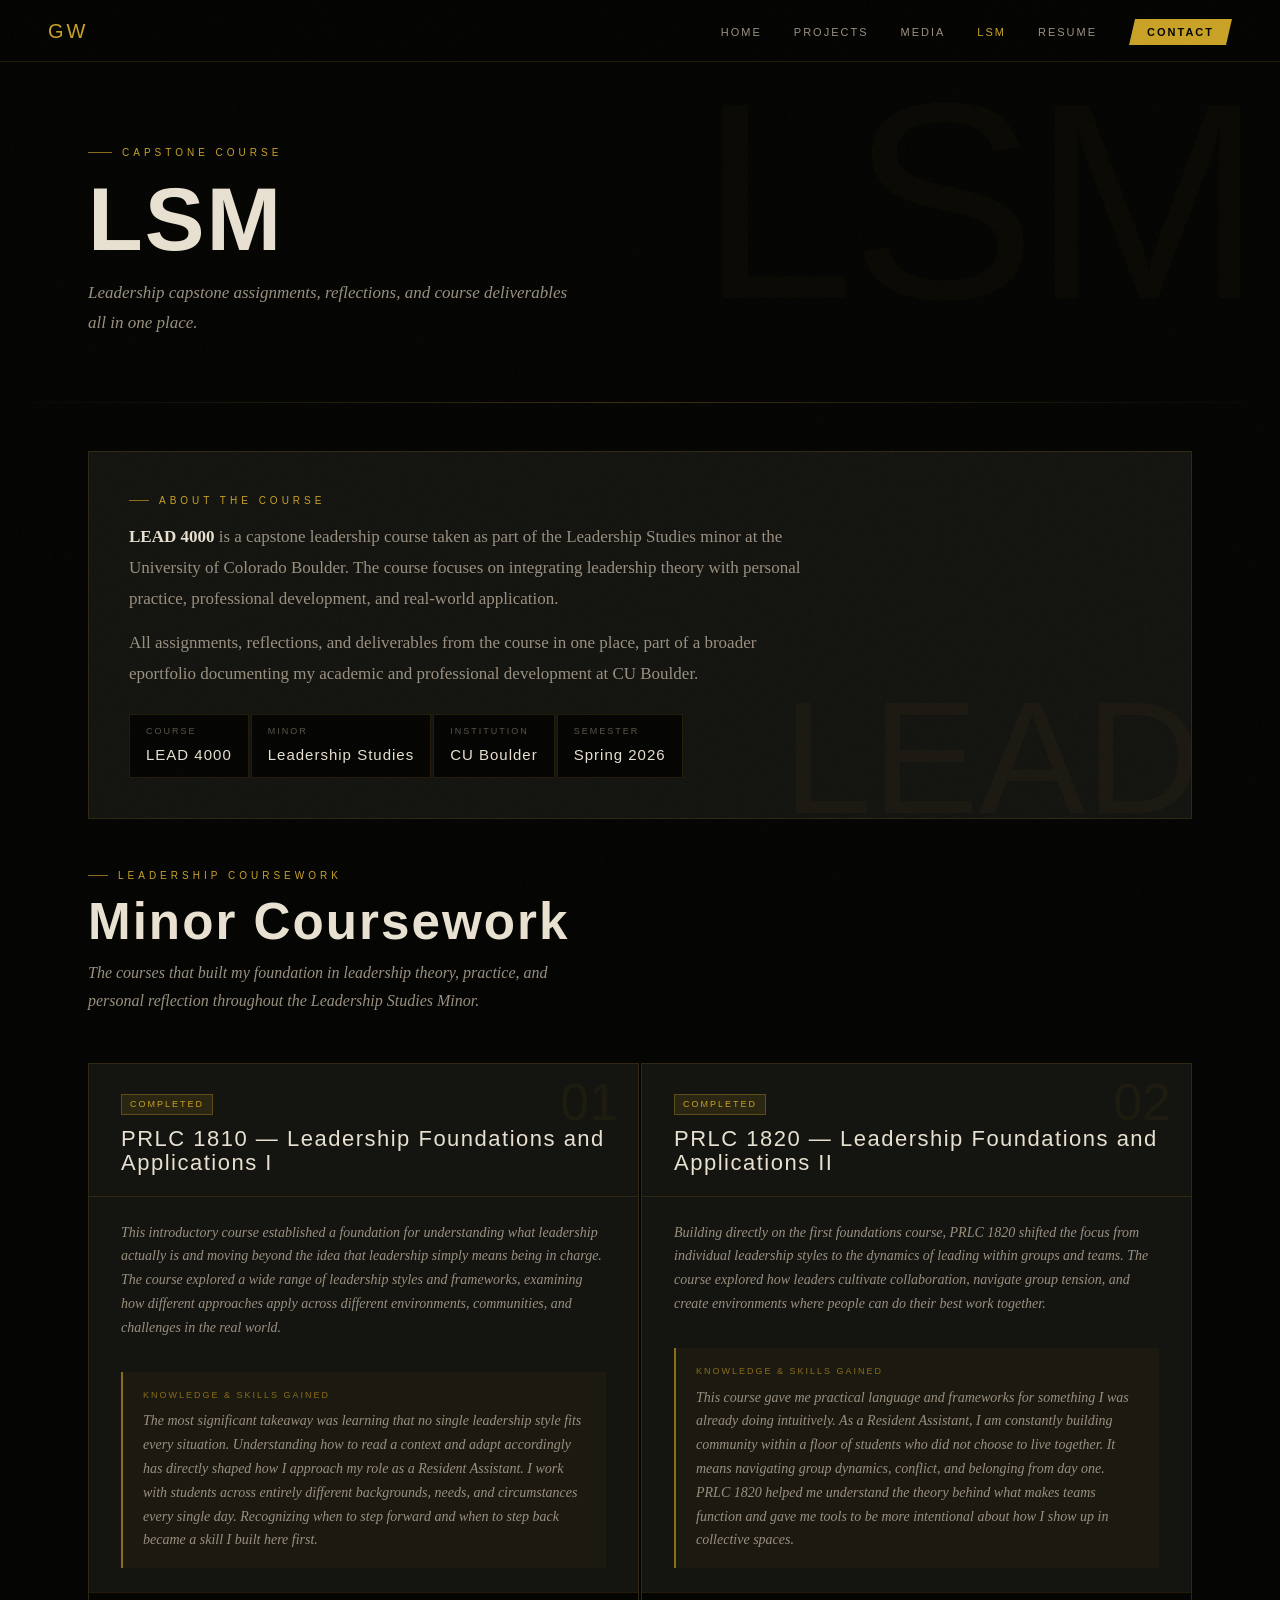
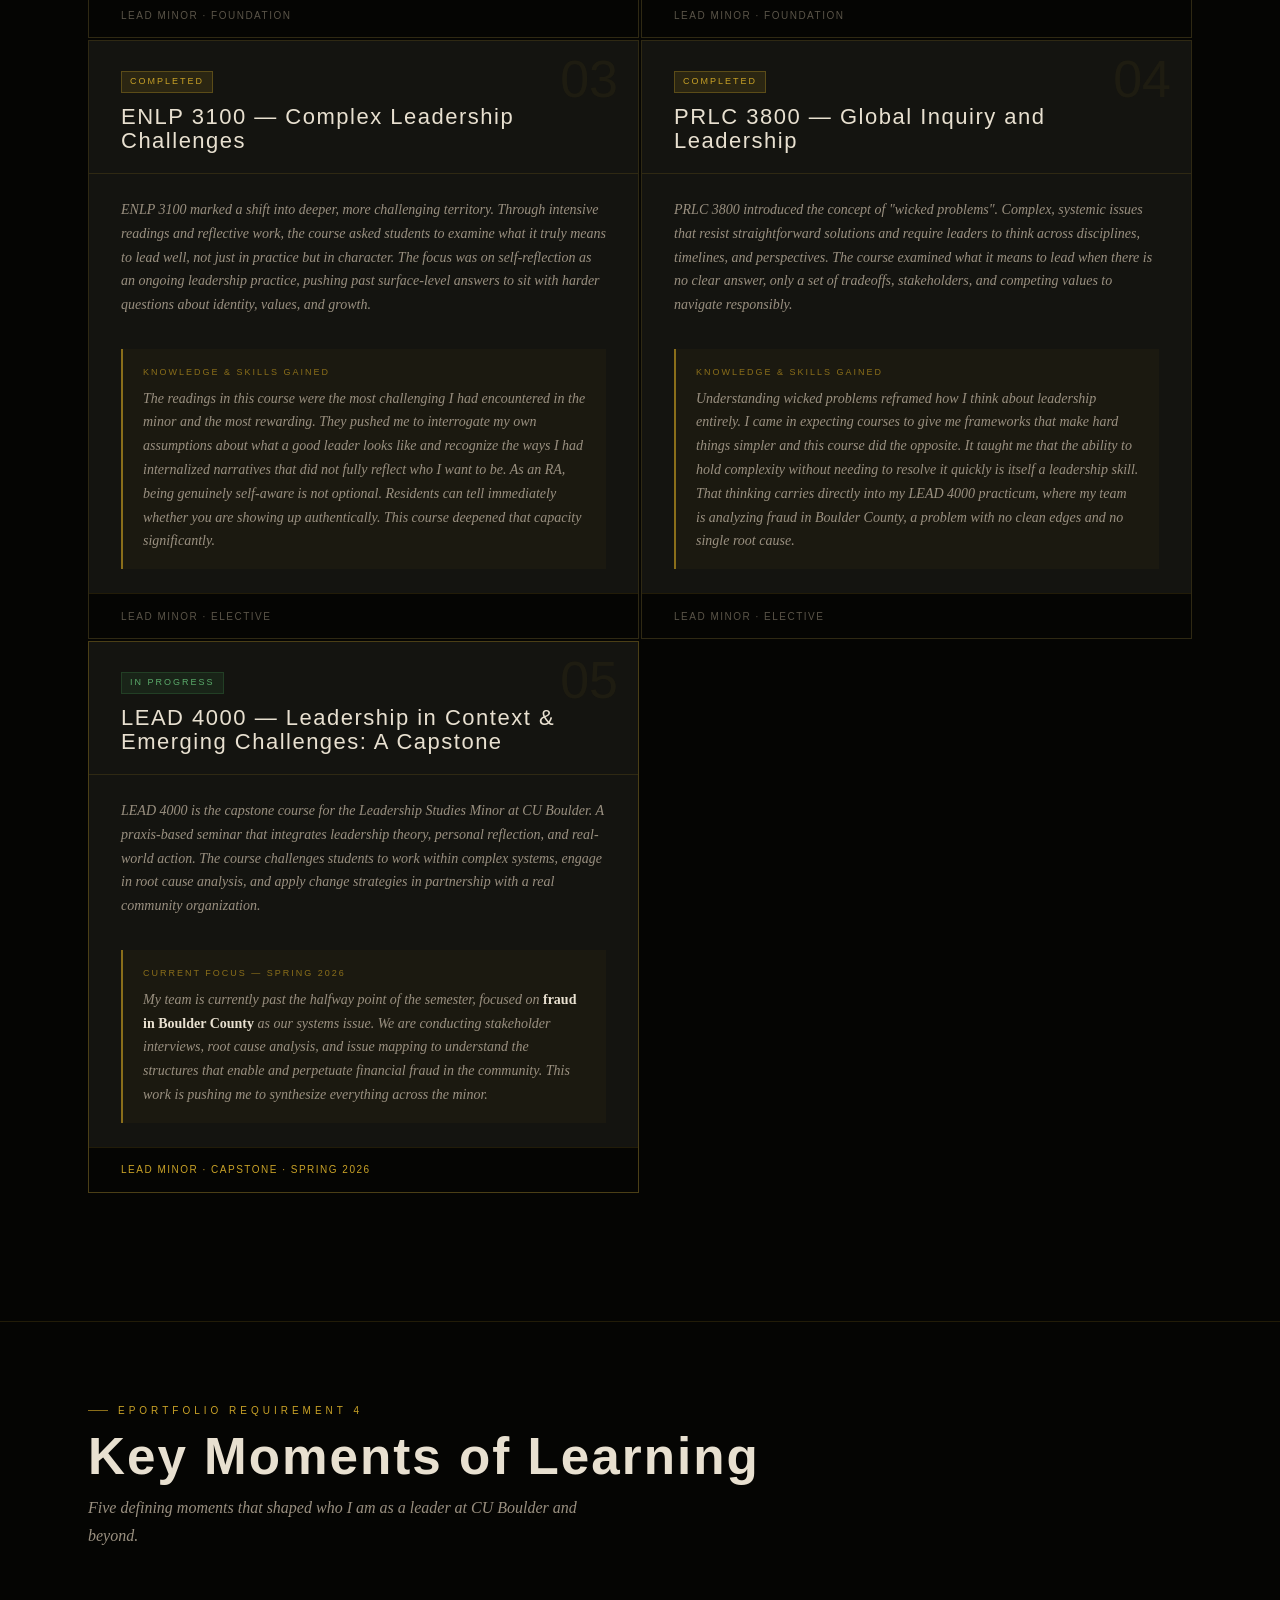
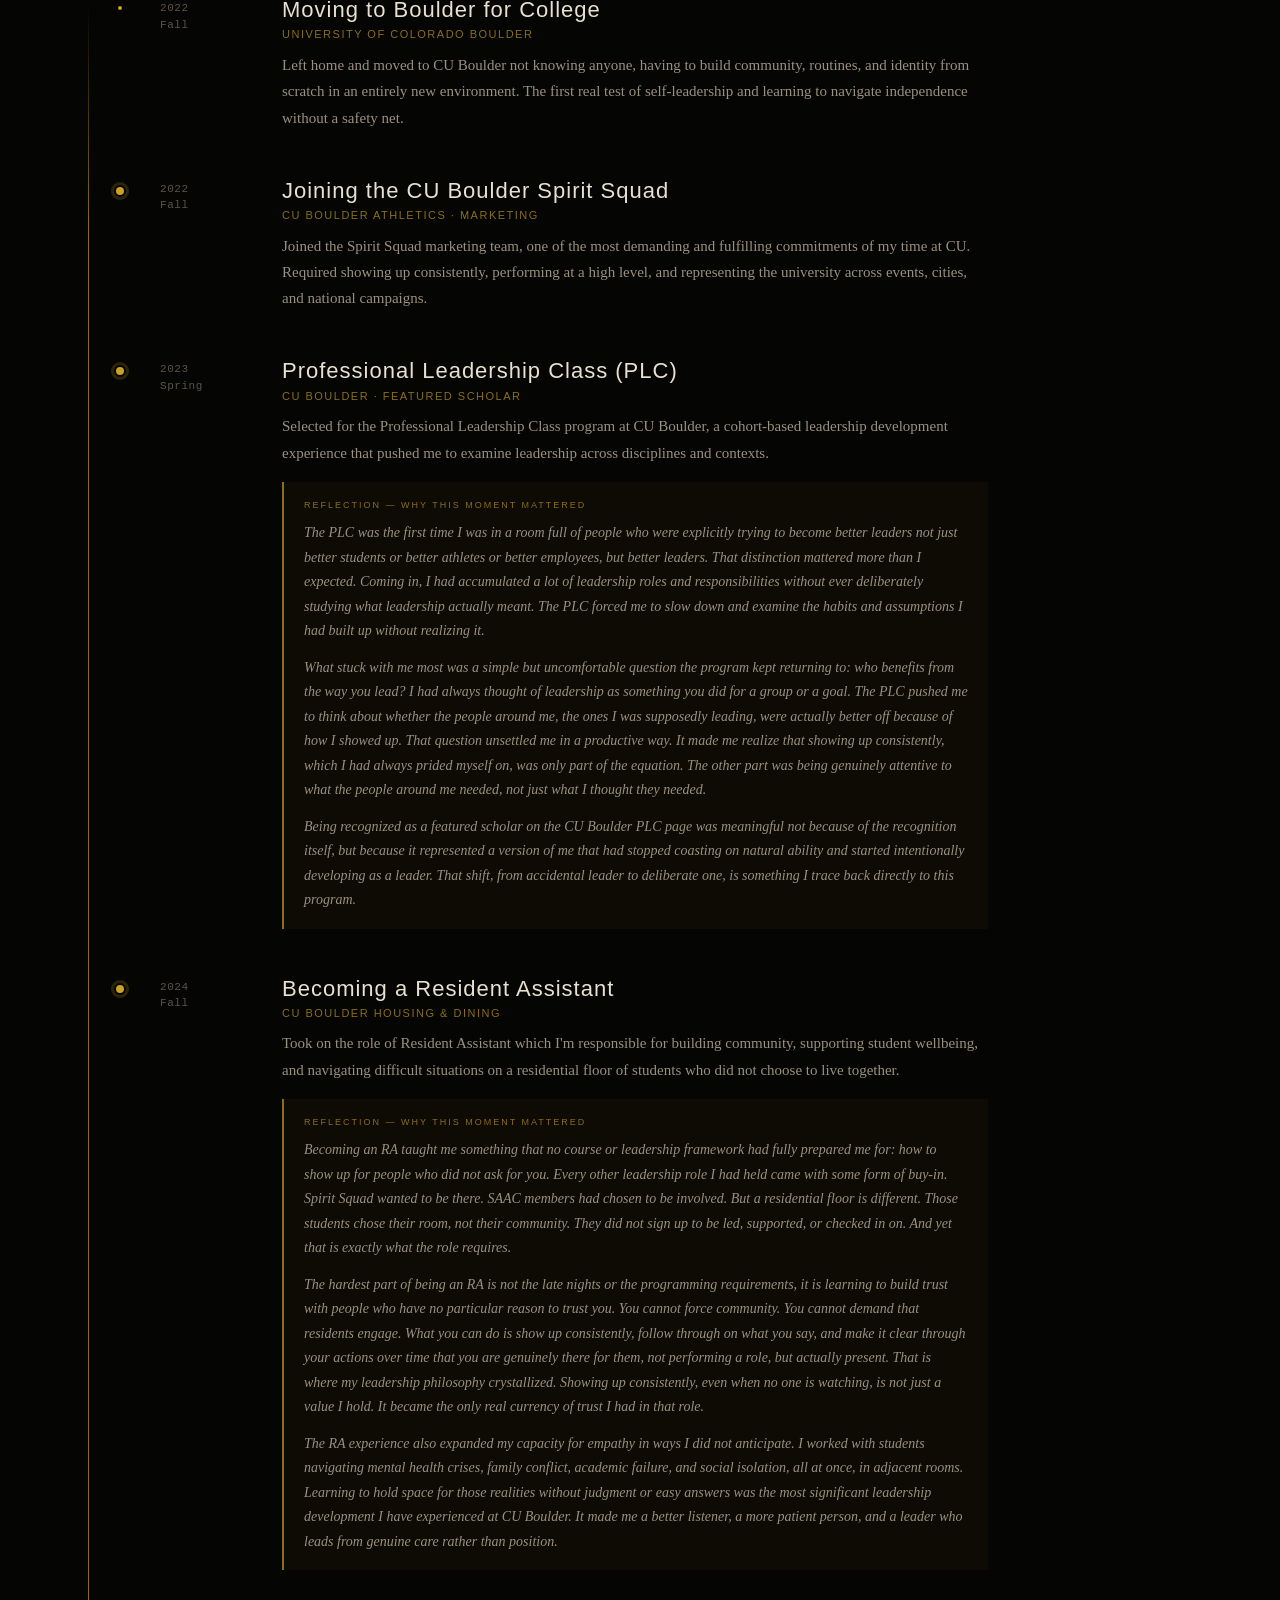
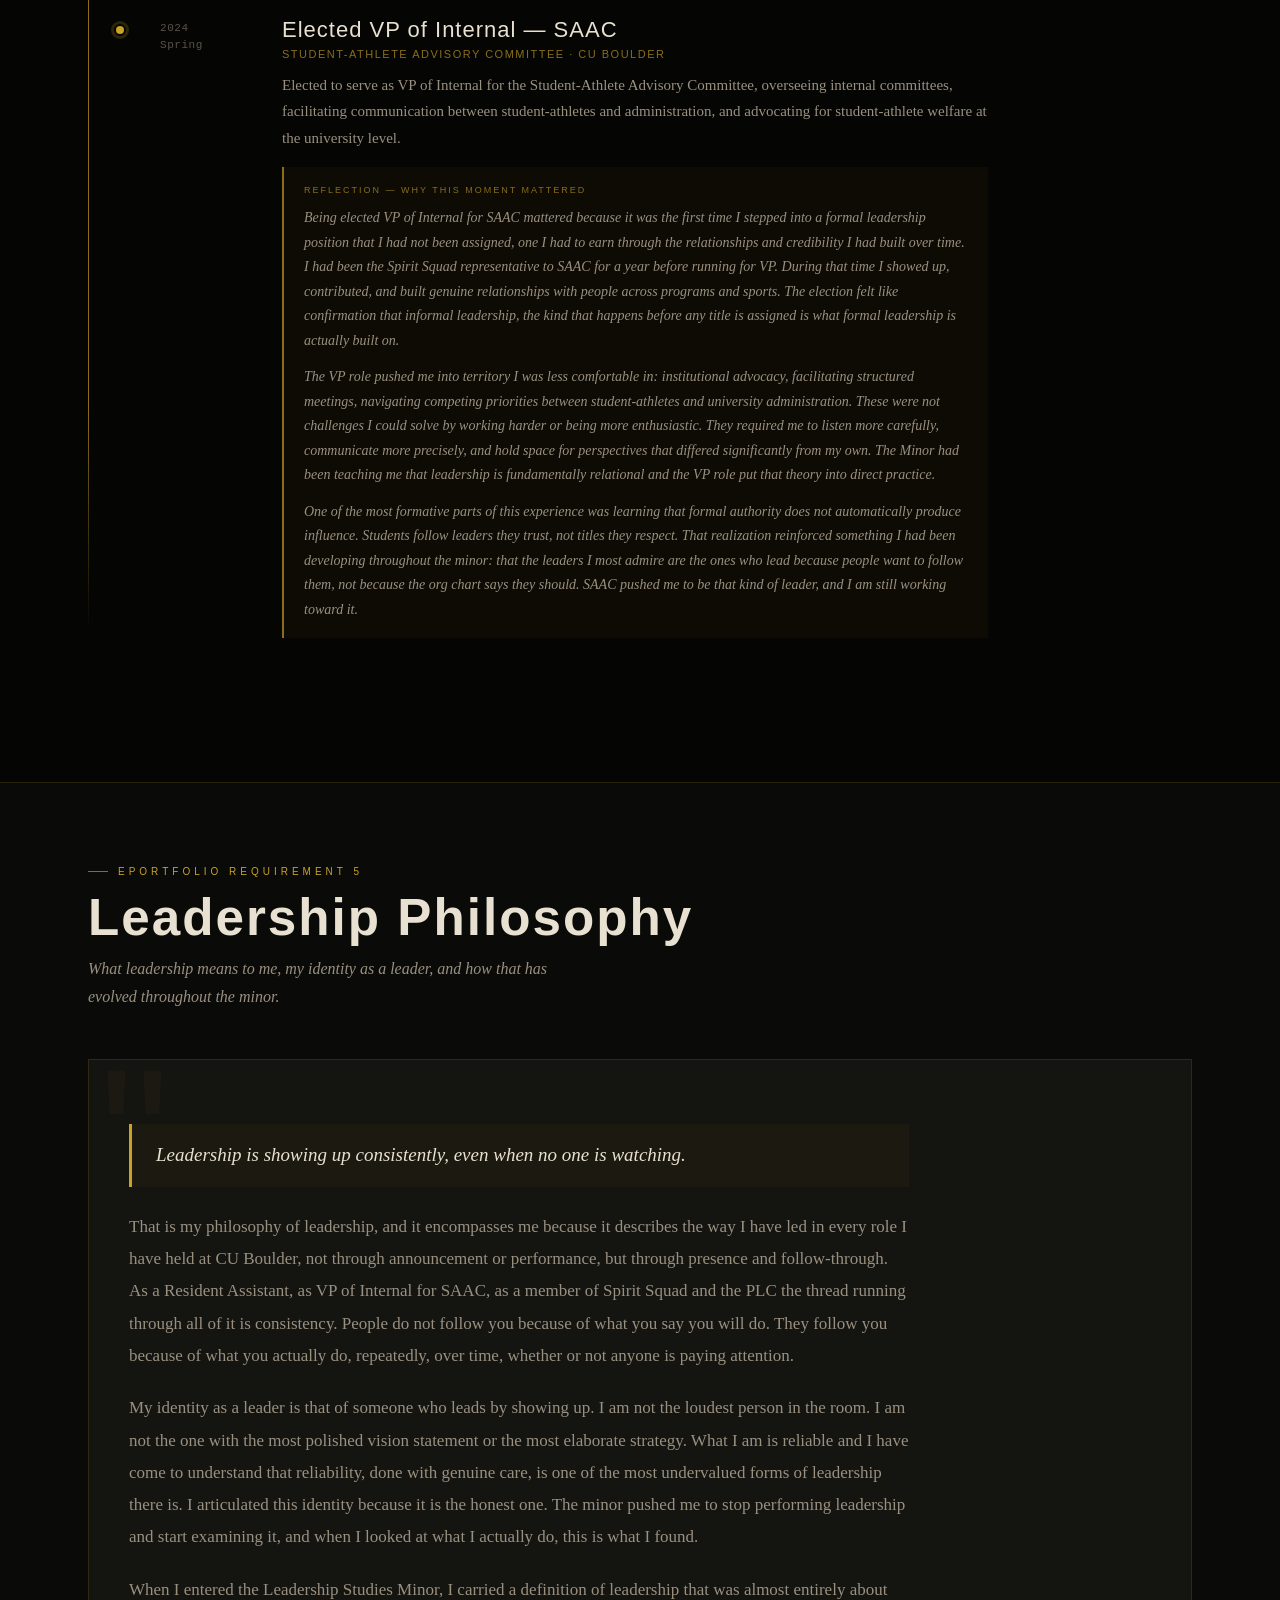
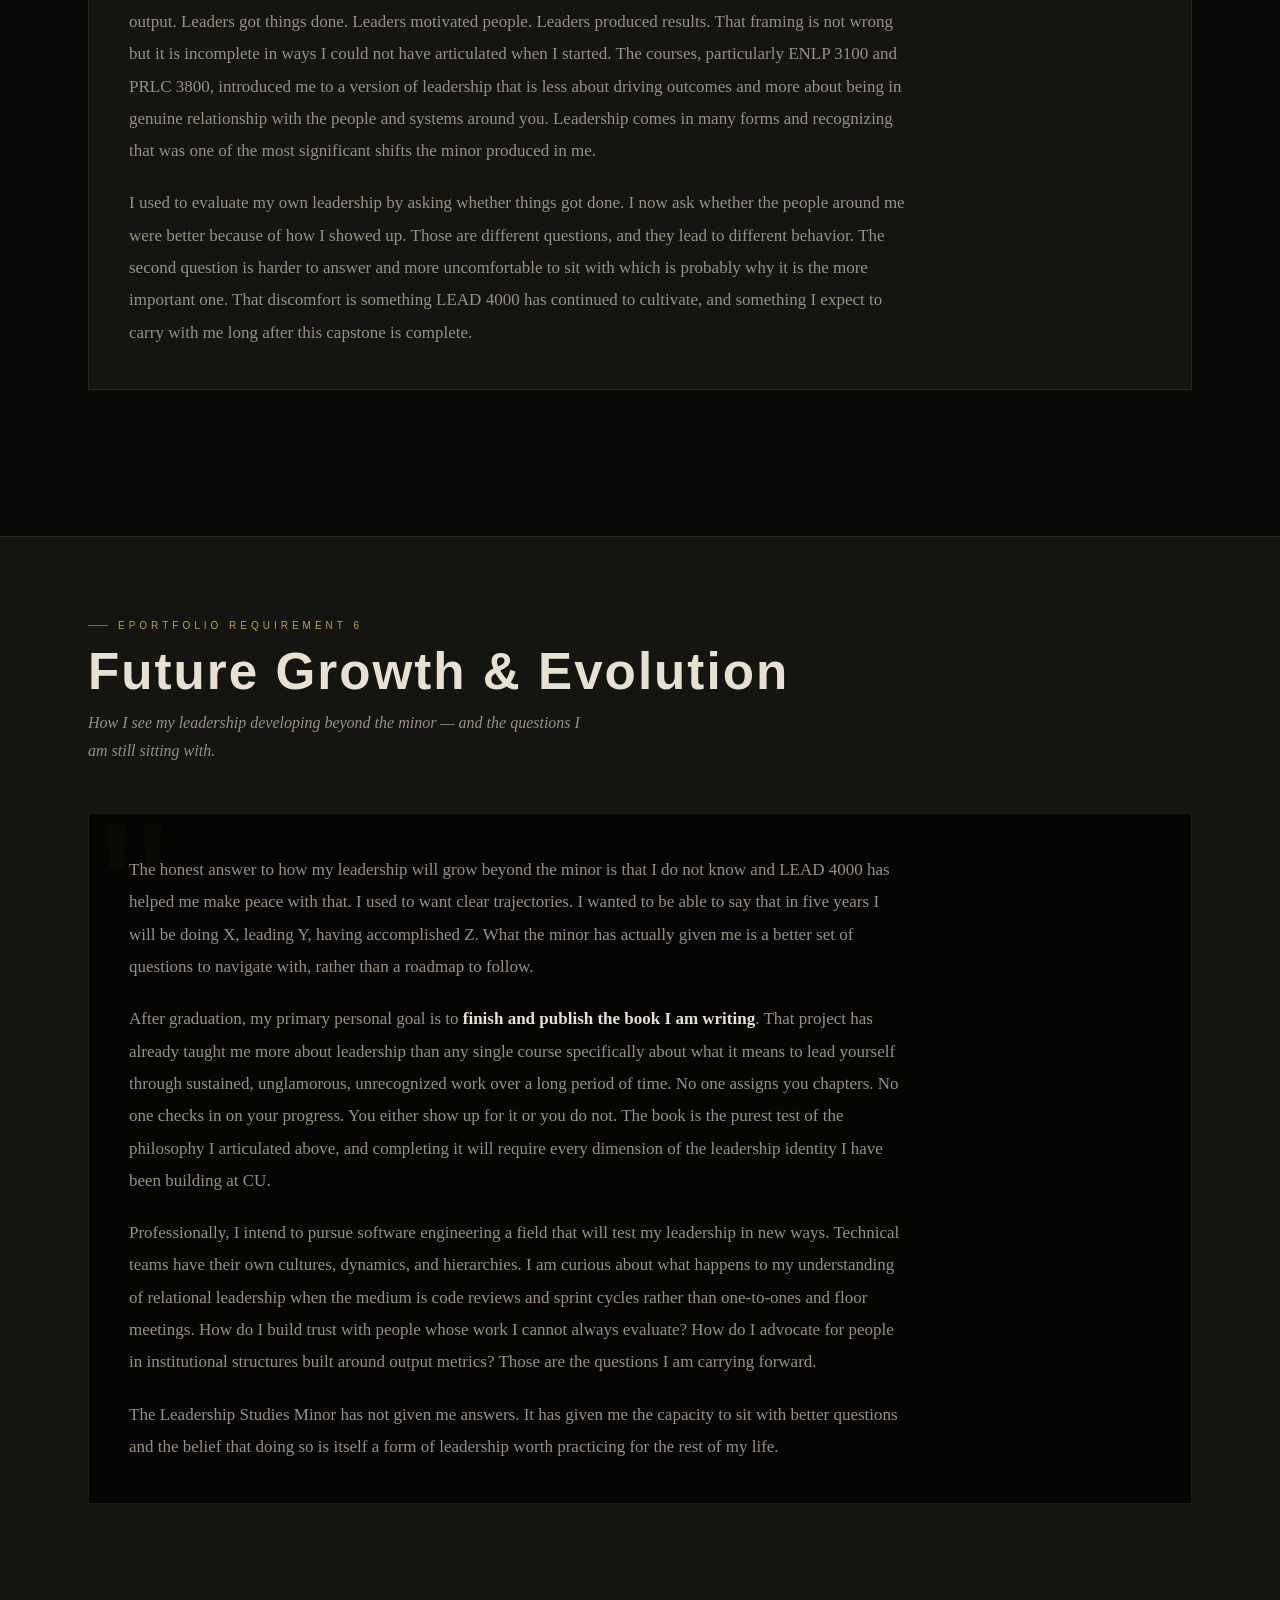
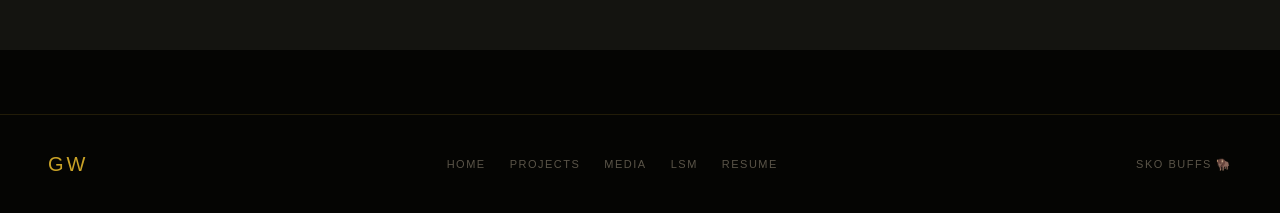
<file: lead4000.html>
<!DOCTYPE html>
<html lang="en">
<head>
  <meta charset="UTF-8" />
  <!-- Security meta tags -->
  <meta http-equiv="X-Content-Type-Options" content="nosniff" />
  <meta http-equiv="X-Frame-Options" content="SAMEORIGIN" />
  <meta name="referrer" content="strict-origin-when-cross-origin" />
  <meta http-equiv="Content-Security-Policy" content="default-src 'self'; script-src 'self' 'unsafe-inline' https://www.instagram.com; img-src 'self' https://img.youtube.com https://i.ytimg.com data: blob:; frame-src https://www.youtube.com; style-src 'self' 'unsafe-inline' https://fonts.googleapis.com; font-src https://fonts.gstatic.com; connect-src 'self';" />
  <meta name="viewport" content="width=device-width, initial-scale=1.0" />
  <title>LSM — Gavin Walker</title>
  <link rel="stylesheet" href="style.css" />
  <style>

    .lead-intro {
      background: var(--mid);
      border: 1px solid var(--border);
      padding: 2.5rem;
      margin-bottom: 3rem;
      position: relative;
      overflow: hidden;
    }
    .lead-intro::before {
      content: 'LEAD';
      position: absolute;
      font-family: 'Bebas Neue', sans-serif;
      font-size: 160px;
      color: rgba(201,162,39,0.04);
      right: -10px;
      bottom: -20px;
      line-height: 1;
      pointer-events: none;
    }
    .lead-intro-body {
      font-family: 'Crimson Pro', serif;
      font-size: 17px;
      color: var(--text2);
      line-height: 1.85;
      max-width: 680px;
    }
    .lead-intro-body strong { color: var(--text); font-weight: 600; }
    .lead-meta { display: flex; gap: 2px; margin-top: 1.5rem; flex-wrap: wrap; }
    .lead-meta-item {
      background: var(--darker);
      border: 1px solid var(--border);
      padding: 0.6rem 1rem;
      display: flex;
      flex-direction: column;
      gap: 2px;
    }
    .lead-meta-label { font-size: 9px; letter-spacing: 2px; text-transform: uppercase; color: var(--text3); }
    .lead-meta-val { font-family: 'Bebas Neue', sans-serif; font-size: 15px; letter-spacing: 1px; color: var(--text); }

    /* ASSIGNMENT GRID */
    .assignments-grid { display: grid; grid-template-columns: 1fr 1fr; gap: 2px; }
    .assignment-card {
      background: var(--mid);
      border: 1px solid var(--border);
      display: flex;
      flex-direction: column;
      transition: border-color 0.25s;
      position: relative;
      overflow: hidden;
    }
    .assignment-card:hover { border-color: var(--border2); }
    .assignment-card::after {
      content: '';
      position: absolute;
      bottom: 0; left: 0;
      width: 0; height: 2px;
      background: var(--gold);
      transition: width 0.3s;
    }
    .assignment-card:hover::after { width: 100%; }
    .assignment-header {
      padding: 1.5rem 2rem 1.25rem;
      border-bottom: 1px solid var(--border);
      position: relative;
    }
    .a-num {
      font-family: 'Bebas Neue', sans-serif;
      font-size: 52px;
      color: rgba(201,162,39,0.06);
      position: absolute;
      top: 0.75rem; right: 1.25rem;
      line-height: 1;
    }
    .a-badge {
      display: inline-block;
      font-size: 9px;
      letter-spacing: 2px;
      text-transform: uppercase;
      padding: 2px 8px;
      border: 1px solid var(--border2);
      color: var(--gold-dim);
      background: rgba(201,162,39,0.06);
      margin-bottom: 0.75rem;
    }
    .a-title {
      font-family: 'Bebas Neue', sans-serif;
      font-size: 22px;
      letter-spacing: 1.5px;
      color: var(--text);
      line-height: 1.1;
    }
    .assignment-body {
      padding: 1.5rem 2rem;
      flex: 1;
      display: flex;
      flex-direction: column;
      gap: 1rem;
    }
    .a-reflection {
      background: rgba(201,162,39,0.04);
      border-left: 2px solid var(--gold-dim);
      padding: 1rem 1.25rem;
    }
    .a-reflection-label {
      font-size: 9px;
      letter-spacing: 2px;
      text-transform: uppercase;
      color: var(--gold-dim);
      margin-bottom: 0.4rem;
    }
    .a-reflection-text {
      font-family: 'Crimson Pro', serif;
      font-size: 14px;
      font-style: italic;
      color: var(--text2);
      line-height: 1.7;
    }
    .a-reflection-text strong { color: var(--text); font-style: normal; }
    .assignment-footer {
      padding: 0.85rem 2rem;
      border-top: 1px solid var(--border);
      background: var(--darker);
      display: flex;
      gap: 1.5rem;
      align-items: center;
    }
    .a-link {
      font-size: 10px;
      letter-spacing: 1.5px;
      text-transform: uppercase;
      color: var(--text3);
      text-decoration: none;
      transition: color 0.2s;
    }
    .a-link:hover { color: var(--gold); }

    /* LONG FORM PROSE CARDS — for philosophy, future growth */
    .prose-section {
      background: var(--dark);
      border-top: 1px solid var(--border);
      padding: 5rem 0;
    }
    .prose-card {
      background: var(--mid);
      border: 1px solid var(--border);
      padding: 2.5rem;
      position: relative;
      overflow: hidden;
      margin-bottom: 2px;
    }
    .prose-card::before {
      content: '"';
      position: absolute;
      font-family: 'Bebas Neue', sans-serif;
      font-size: 200px;
      color: rgba(201,162,39,0.04);
      top: -20px;
      left: 10px;
      line-height: 1;
      pointer-events: none;
    }
    .prose-text {
      font-family: 'Crimson Pro', serif;
      font-size: 17px;
      color: var(--text2);
      line-height: 1.9;
      position: relative;
      z-index: 1;
      max-width: 780px;
    }
    .prose-text strong { color: var(--text); font-style: normal; font-weight: 600; }
    .prose-text p + p { margin-top: 1.25rem; }
    .prose-pull {
      border-left: 3px solid var(--gold);
      padding: 1rem 1.5rem;
      background: rgba(201,162,39,0.04);
      margin: 1.5rem 0;
    }
    .prose-pull p {
      font-family: 'Crimson Pro', serif;
      font-size: 19px;
      font-style: italic;
      color: var(--text);
      line-height: 1.6;
    }

    /* TIMELINE */
    .tl-section {
      background: var(--darker);
      border-top: 1px solid var(--border);
      padding: 5rem 0;
    }
    .tl-wrap {
      position: relative;
      padding-left: 2rem;
      max-width: 900px;
    }
    .tl-wrap::before {
      content: '';
      position: absolute;
      left: 0; top: 8px; bottom: 8px;
      width: 1px;
      background: linear-gradient(to bottom, transparent, var(--gold-dim) 10%, var(--gold-dim) 90%, transparent);
    }
    .tl-item {
      position: relative;
      padding: 0 0 3rem 2.5rem;
      display: grid;
      grid-template-columns: 90px 1fr;
      gap: 2rem;
      align-items: start;
    }
    .tl-item:last-child { padding-bottom: 0; }
    .tl-item::before {
      content: '';
      position: absolute;
      left: -4px; top: 6px;
      width: 8px; height: 8px;
      border-radius: 50%;
      background: var(--gold);
      border: 2px solid var(--darker);
    }
    .tl-item.featured::before {
      width: 12px; height: 12px;
      left: -6px;
      box-shadow: 0 0 0 3px rgba(201,162,39,0.2);
    }
    .tl-year {
      font-family: 'DM Mono', monospace;
      font-size: 11px;
      color: var(--text3);
      letter-spacing: 0.05em;
      padding-top: 2px;
      line-height: 1.5;
    }
    .tl-title {
      font-family: 'Bebas Neue', sans-serif;
      font-size: 22px;
      letter-spacing: 1px;
      color: var(--text);
      margin-bottom: 3px;
      line-height: 1.1;
    }
    .tl-sub {
      font-size: 11px;
      letter-spacing: 1.5px;
      text-transform: uppercase;
      color: var(--gold-dim);
      margin-bottom: 0.5rem;
    }
    .tl-desc {
      font-family: 'Crimson Pro', serif;
      font-size: 15px;
      color: var(--text2);
      line-height: 1.75;
    }
    .tl-reflection {
      background: rgba(201,162,39,0.04);
      border-left: 2px solid var(--gold-dim);
      padding: 1rem 1.25rem;
      margin-top: 1rem;
    }
    .tl-reflection-label {
      font-size: 9px;
      letter-spacing: 2px;
      text-transform: uppercase;
      color: var(--gold-dim);
      margin-bottom: 0.5rem;
    }
    .tl-reflection-text {
      font-family: 'Crimson Pro', serif;
      font-size: 14px;
      font-style: italic;
      color: var(--text2);
      line-height: 1.75;
    }
    .tl-reflection-text p + p { margin-top: 0.75rem; }

    @media (max-width: 900px) {
      .assignments-grid { grid-template-columns: 1fr; }
      .tl-item { grid-template-columns: 60px 1fr; gap: 1rem; }
    }
  </style>
</head>
<body>

  <nav>
    <a class="nav-logo" href="index.html">GW</a>
    <ul class="nav-links">
      <li><a href="index.html">Home</a></li>
      <li><a href="projects.html" class="hide-mobile">Projects</a></li>
      <li><a href="media.html">Media</a></li>
      <li><a href="lead4000.html" class="active">LSM</a></li>
      <li><a href="resume.html">Resume</a></li>
      <li><a href="index.html#contact" class="nav-cta">Contact</a></li>
    </ul>
  </nav>

  <div class="page-header">
    <div class="page-header-bg">LSM</div>
    <div class="page-eyebrow">Capstone Course</div>
    <h1 class="page-title">LSM <span></span></h1>
    <p class="page-sub">Leadership capstone assignments, reflections, and course deliverables all in one place.</p>
  </div>

  <div class="gold-rule"></div>

  <section class="section" style="padding-top: 3rem;">

    <!-- COURSE INTRO -->
    <div class="lead-intro reveal">
      <div class="section-eyebrow" style="margin-bottom:0.75rem;">About the Course</div>
      <div class="lead-intro-body">
        <p><strong>LEAD 4000</strong> is a capstone leadership course taken as part of the Leadership Studies minor at the University of Colorado Boulder. The course focuses on integrating leadership theory with personal practice, professional development, and real-world application.</p>
        <p style="margin-top:0.75rem;">All assignments, reflections, and deliverables from the course in one place, part of a broader eportfolio documenting my academic and professional development at CU Boulder.</p>
      </div>
      <div class="lead-meta">
        <div class="lead-meta-item"><span class="lead-meta-label">Course</span><span class="lead-meta-val">LEAD 4000</span></div>
        <div class="lead-meta-item"><span class="lead-meta-label">Minor</span><span class="lead-meta-val">Leadership Studies</span></div>
        <div class="lead-meta-item"><span class="lead-meta-label">Institution</span><span class="lead-meta-val">CU Boulder</span></div>
        <div class="lead-meta-item"><span class="lead-meta-label">Semester</span><span class="lead-meta-val">Spring 2026</span></div>
      </div>
    </div>

    <!-- LEADERSHIP COURSEWORK -->
    <div class="section-eyebrow reveal" style="margin-bottom:0.75rem; margin-top:3rem;">Leadership Coursework</div>
    <h2 class="reveal">Minor Coursework</h2>
    <p class="section-intro reveal">The courses that built my foundation in leadership theory, practice, and personal reflection throughout the Leadership Studies Minor.</p>

    <div class="assignments-grid" style="margin-bottom:4rem;">

      <!-- PRLC 1810 -->
      <div class="assignment-card reveal">
        <div class="assignment-header">
          <div class="a-num">01</div>
          <div class="a-badge" style="background:rgba(201,162,39,0.12);color:var(--gold);border-color:var(--border2);">Completed</div>
          <div class="a-title">PRLC 1810 — Leadership Foundations and Applications I</div>
        </div>
        <div class="assignment-body">
          <p class="a-reflection-text" style="margin-bottom:1rem;">
            This introductory course established a foundation for understanding what leadership actually is and moving beyond the idea that leadership simply means being in charge. The course explored a wide range of leadership styles and frameworks, examining how different approaches apply across different environments, communities, and challenges in the real world.
          </p>
          <div class="a-reflection">
            <div class="a-reflection-label">Knowledge & Skills Gained</div>
            <p class="a-reflection-text">
              The most significant takeaway was learning that no single leadership style fits every situation. Understanding how to read a context and adapt accordingly has directly shaped how I approach my role as a Resident Assistant. I work with students across entirely different backgrounds, needs, and circumstances every single day. Recognizing when to step forward and when to step back became a skill I built here first.
            </p>
          </div>
        </div>
        <div class="assignment-footer">
          <span class="a-link" style="cursor:default;color:var(--text3);">LEAD Minor · Foundation</span>
        </div>
      </div>

      <!-- PRLC 1820 -->
      <div class="assignment-card reveal reveal-d1">
        <div class="assignment-header">
          <div class="a-num">02</div>
          <div class="a-badge" style="background:rgba(201,162,39,0.12);color:var(--gold);border-color:var(--border2);">Completed</div>
          <div class="a-title">PRLC 1820 — Leadership Foundations and Applications II</div>
        </div>
        <div class="assignment-body">
          <p class="a-reflection-text" style="margin-bottom:1rem;">
            Building directly on the first foundations course, PRLC 1820 shifted the focus from individual leadership styles to the dynamics of leading within groups and teams. The course explored how leaders cultivate collaboration, navigate group tension, and create environments where people can do their best work together.
          </p>
          <div class="a-reflection">
            <div class="a-reflection-label">Knowledge & Skills Gained</div>
            <p class="a-reflection-text">
              This course gave me practical language and frameworks for something I was already doing intuitively. As a Resident Assistant, I am constantly building community within a floor of students who did not choose to live together. It means navigating group dynamics, conflict, and belonging from day one. PRLC 1820 helped me understand the theory behind what makes teams function and gave me tools to be more intentional about how I show up in collective spaces.
            </p>
          </div>
        </div>
        <div class="assignment-footer">
          <span class="a-link" style="cursor:default;color:var(--text3);">LEAD Minor · Foundation</span>
        </div>
      </div>

      <!-- ENLP 3100 -->
      <div class="assignment-card reveal">
        <div class="assignment-header">
          <div class="a-num">03</div>
          <div class="a-badge" style="background:rgba(201,162,39,0.12);color:var(--gold);border-color:var(--border2);">Completed</div>
          <div class="a-title">ENLP 3100 — Complex Leadership Challenges</div>
        </div>
        <div class="assignment-body">
          <p class="a-reflection-text" style="margin-bottom:1rem;">
            ENLP 3100 marked a shift into deeper, more challenging territory. Through intensive readings and reflective work, the course asked students to examine what it truly means to lead well, not just in practice but in character. The focus was on self-reflection as an ongoing leadership practice, pushing past surface-level answers to sit with harder questions about identity, values, and growth.
          </p>
          <div class="a-reflection">
            <div class="a-reflection-label">Knowledge & Skills Gained</div>
            <p class="a-reflection-text">
              The readings in this course were the most challenging I had encountered in the minor and the most rewarding. They pushed me to interrogate my own assumptions about what a good leader looks like and recognize the ways I had internalized narratives that did not fully reflect who I want to be. As an RA, being genuinely self-aware is not optional. Residents can tell immediately whether you are showing up authentically. This course deepened that capacity significantly.
            </p>
          </div>
        </div>
        <div class="assignment-footer">
          <span class="a-link" style="cursor:default;color:var(--text3);">LEAD Minor · Elective</span>
        </div>
      </div>

      <!-- PRLC 3800 -->
      <div class="assignment-card reveal reveal-d1">
        <div class="assignment-header">
          <div class="a-num">04</div>
          <div class="a-badge" style="background:rgba(201,162,39,0.12);color:var(--gold);border-color:var(--border2);">Completed</div>
          <div class="a-title">PRLC 3800 — Global Inquiry and Leadership</div>
        </div>
        <div class="assignment-body">
          <p class="a-reflection-text" style="margin-bottom:1rem;">
            PRLC 3800 introduced the concept of "wicked problems". Complex, systemic issues that resist straightforward solutions and require leaders to think across disciplines, timelines, and perspectives. The course examined what it means to lead when there is no clear answer, only a set of tradeoffs, stakeholders, and competing values to navigate responsibly.
          </p>
          <div class="a-reflection">
            <div class="a-reflection-label">Knowledge & Skills Gained</div>
            <p class="a-reflection-text">
              Understanding wicked problems reframed how I think about leadership entirely. I came in expecting courses to give me frameworks that make hard things simpler and this course did the opposite. It taught me that the ability to hold complexity without needing to resolve it quickly is itself a leadership skill. That thinking carries directly into my LEAD 4000 practicum, where my team is analyzing fraud in Boulder County, a problem with no clean edges and no single root cause.
            </p>
          </div>
        </div>
        <div class="assignment-footer">
          <span class="a-link" style="cursor:default;color:var(--text3);">LEAD Minor · Elective</span>
        </div>
      </div>

      <!-- LEAD 4000 -->
      <div class="assignment-card reveal" style="border-color:rgba(201,162,39,0.3);">
        <div class="assignment-header">
          <div class="a-num">05</div>
          <div class="a-badge" style="background:rgba(58,125,68,0.15);color:#5aaa6a;border-color:rgba(58,125,68,0.3);">In Progress</div>
          <div class="a-title">LEAD 4000 — Leadership in Context & Emerging Challenges: A Capstone</div>
        </div>
        <div class="assignment-body">
          <p class="a-reflection-text" style="margin-bottom:1rem;">
            LEAD 4000 is the capstone course for the Leadership Studies Minor at CU Boulder. A praxis-based seminar that integrates leadership theory, personal reflection, and real-world action. The course challenges students to work within complex systems, engage in root cause analysis, and apply change strategies in partnership with a real community organization.
          </p>
          <div class="a-reflection">
            <div class="a-reflection-label">Current Focus — Spring 2026</div>
            <p class="a-reflection-text">
              My team is currently past the halfway point of the semester, focused on <strong>fraud in Boulder County</strong> as our systems issue. We are conducting stakeholder interviews, root cause analysis, and issue mapping to understand the structures that enable and perpetuate financial fraud in the community. This work is pushing me to synthesize everything across the minor.
            </p>
          </div>
        </div>
        <div class="assignment-footer">
          <span class="a-link" style="cursor:default;color:var(--gold);">LEAD Minor · Capstone · Spring 2026</span>
        </div>
      </div>

    </div>
  </section>

  <!-- ============================================================
       KEY MOMENTS OF LEARNING TIMELINE
       5+ moments — 3 have full 200-word reflections (featured class)
       ============================================================ -->
  <div class="tl-section">
    <div class="section" style="padding-top:0;">
      <div class="section-eyebrow reveal">ePortfolio Requirement 4</div>
      <h2 class="reveal">Key Moments of Learning</h2>
      <p class="section-intro reveal">Five defining moments that shaped who I am as a leader at CU Boulder and beyond.</p>

      <div class="tl-wrap reveal">

        <!-- MOMENT 1 — Moving to Boulder -->
        <div class="tl-item">
          <div class="tl-year">2022<br>Fall</div>
          <div>
            <div class="tl-title">Moving to Boulder for College</div>
            <div class="tl-sub">University of Colorado Boulder</div>
            <div class="tl-desc">Left home and moved to CU Boulder not knowing anyone, having to build community, routines, and identity from scratch in an entirely new environment. The first real test of self-leadership and learning to navigate independence without a safety net.</div>
          </div>
        </div>

        <!-- MOMENT 2 — Spirit Squad (featured) -->
        <div class="tl-item featured">
          <div class="tl-year">2022<br>Fall</div>
          <div>
            <div class="tl-title">Joining the CU Boulder Spirit Squad</div>
            <div class="tl-sub">CU Boulder Athletics · Marketing</div>
            <div class="tl-desc">Joined the Spirit Squad marketing team, one of the most demanding and fulfilling commitments of my time at CU. Required showing up consistently, performing at a high level, and representing the university across events, cities, and national campaigns.</div>
          </div>
        </div>

        <!-- MOMENT 3 — PLC (featured, full reflection) -->
        <div class="tl-item featured">
          <div class="tl-year">2023<br>Spring</div>
          <div>
            <div class="tl-title">Professional Leadership Class (PLC)</div>
            <div class="tl-sub">CU Boulder · Featured Scholar</div>
            <div class="tl-desc">Selected for the Professional Leadership Class program at CU Boulder, a cohort-based leadership development experience that pushed me to examine leadership across disciplines and contexts.</div>
            <div class="tl-reflection">
              <div class="tl-reflection-label">Reflection — Why This Moment Mattered</div>
              <div class="tl-reflection-text">
                <p>The PLC was the first time I was in a room full of people who were explicitly trying to become better leaders not just better students or better athletes or better employees, but better leaders. That distinction mattered more than I expected. Coming in, I had accumulated a lot of leadership roles and responsibilities without ever deliberately studying what leadership actually meant. The PLC forced me to slow down and examine the habits and assumptions I had built up without realizing it.</p>
                <p>What stuck with me most was a simple but uncomfortable question the program kept returning to: who benefits from the way you lead? I had always thought of leadership as something you did for a group or a goal. The PLC pushed me to think about whether the people around me, the ones I was supposedly leading, were actually better off because of how I showed up. That question unsettled me in a productive way. It made me realize that showing up consistently, which I had always prided myself on, was only part of the equation. The other part was being genuinely attentive to what the people around me needed, not just what I thought they needed.</p>
                <p>Being recognized as a featured scholar on the CU Boulder PLC page was meaningful not because of the recognition itself, but because it represented a version of me that had stopped coasting on natural ability and started intentionally developing as a leader. That shift, from accidental leader to deliberate one, is something I trace back directly to this program.</p>
              </div>
            </div>
          </div>
        </div>

        <!-- MOMENT 4 — Becoming RA (featured, full reflection) -->
        <div class="tl-item featured">
          <div class="tl-year">2024<br>Fall</div>
          <div>
            <div class="tl-title">Becoming a Resident Assistant</div>
            <div class="tl-sub">CU Boulder Housing & Dining</div>
            <div class="tl-desc">Took on the role of Resident Assistant which I'm responsible for building community, supporting student wellbeing, and navigating difficult situations on a residential floor of students who did not choose to live together.</div>
            <div class="tl-reflection">
              <div class="tl-reflection-label">Reflection — Why This Moment Mattered</div>
              <div class="tl-reflection-text">
                <p>Becoming an RA taught me something that no course or leadership framework had fully prepared me for: how to show up for people who did not ask for you. Every other leadership role I had held came with some form of buy-in. Spirit Squad wanted to be there. SAAC members had chosen to be involved. But a residential floor is different. Those students chose their room, not their community. They did not sign up to be led, supported, or checked in on. And yet that is exactly what the role requires.</p>
                <p>The hardest part of being an RA is not the late nights or the programming requirements, it is learning to build trust with people who have no particular reason to trust you. You cannot force community. You cannot demand that residents engage. What you can do is show up consistently, follow through on what you say, and make it clear through your actions over time that you are genuinely there for them, not performing a role, but actually present. That is where my leadership philosophy crystallized. Showing up consistently, even when no one is watching, is not just a value I hold. It became the only real currency of trust I had in that role.</p>
                <p>The RA experience also expanded my capacity for empathy in ways I did not anticipate. I worked with students navigating mental health crises, family conflict, academic failure, and social isolation, all at once, in adjacent rooms. Learning to hold space for those realities without judgment or easy answers was the most significant leadership development I have experienced at CU Boulder. It made me a better listener, a more patient person, and a leader who leads from genuine care rather than position.</p>
              </div>
            </div>
          </div>
        </div>

        <!-- MOMENT 5 — VP of SAAC (featured, full reflection) -->
        <div class="tl-item featured">
          <div class="tl-year">2024<br>Spring</div>
          <div>
            <div class="tl-title">Elected VP of Internal — SAAC</div>
            <div class="tl-sub">Student-Athlete Advisory Committee · CU Boulder</div>
            <div class="tl-desc">Elected to serve as VP of Internal for the Student-Athlete Advisory Committee, overseeing internal committees, facilitating communication between student-athletes and administration, and advocating for student-athlete welfare at the university level.</div>
            <div class="tl-reflection">
              <div class="tl-reflection-label">Reflection — Why This Moment Mattered</div>
              <div class="tl-reflection-text">
                <p>Being elected VP of Internal for SAAC mattered because it was the first time I stepped into a formal leadership position that I had not been assigned, one I had to earn through the relationships and credibility I had built over time. I had been the Spirit Squad representative to SAAC for a year before running for VP. During that time I showed up, contributed, and built genuine relationships with people across programs and sports. The election felt like confirmation that informal leadership, the kind that happens before any title is assigned is what formal leadership is actually built on.</p>
                <p>The VP role pushed me into territory I was less comfortable in: institutional advocacy, facilitating structured meetings, navigating competing priorities between student-athletes and university administration. These were not challenges I could solve by working harder or being more enthusiastic. They required me to listen more carefully, communicate more precisely, and hold space for perspectives that differed significantly from my own. The Minor had been teaching me that leadership is fundamentally relational and the VP role put that theory into direct practice.</p>
                <p>One of the most formative parts of this experience was learning that formal authority does not automatically produce influence. Students follow leaders they trust, not titles they respect. That realization reinforced something I had been developing throughout the minor: that the leaders I most admire are the ones who lead because people want to follow them, not because the org chart says they should. SAAC pushed me to be that kind of leader, and I am still working toward it.</p>
              </div>
            </div>
          </div>
        </div>

      </div>
    </div>
  </div>

  <!-- ============================================================
       LEADERSHIP PHILOSOPHY
       Requirement 5 — minimum 300 words
       ============================================================ -->
  <div class="prose-section">
    <div class="section" style="padding-top:0;">
      <div class="section-eyebrow reveal">ePortfolio Requirement 5</div>
      <h2 class="reveal">Leadership Philosophy</h2>
      <p class="section-intro reveal">What leadership means to me, my identity as a leader, and how that has evolved throughout the minor.</p>

      <div class="prose-card reveal">
        <div class="prose-text">

          <div class="prose-pull">
            <p>Leadership is showing up consistently, even when no one is watching.</p>
          </div>

          <p>That is my philosophy of leadership, and it encompasses me because it describes the way I have led in every role I have held at CU Boulder, not through announcement or performance, but through presence and follow-through. As a Resident Assistant, as VP of Internal for SAAC, as a member of Spirit Squad and the PLC the thread running through all of it is consistency. People do not follow you because of what you say you will do. They follow you because of what you actually do, repeatedly, over time, whether or not anyone is paying attention.</p>

          <p>My identity as a leader is that of someone who leads by showing up. I am not the loudest person in the room. I am not the one with the most polished vision statement or the most elaborate strategy. What I am is reliable and I have come to understand that reliability, done with genuine care, is one of the most undervalued forms of leadership there is. I articulated this identity because it is the honest one. The minor pushed me to stop performing leadership and start examining it, and when I looked at what I actually do, this is what I found.</p>

          <p>When I entered the Leadership Studies Minor, I carried a definition of leadership that was almost entirely about output. Leaders got things done. Leaders motivated people. Leaders produced results. That framing is not wrong but it is incomplete in ways I could not have articulated when I started. The courses, particularly ENLP 3100 and PRLC 3800, introduced me to a version of leadership that is less about driving outcomes and more about being in genuine relationship with the people and systems around you. Leadership comes in many forms and recognizing that was one of the most significant shifts the minor produced in me.</p>

          <p>I used to evaluate my own leadership by asking whether things got done. I now ask whether the people around me were better because of how I showed up. Those are different questions, and they lead to different behavior. The second question is harder to answer and more uncomfortable to sit with which is probably why it is the more important one. That discomfort is something LEAD 4000 has continued to cultivate, and something I expect to carry with me long after this capstone is complete.</p>

        </div>
      </div>
    </div>
  </div>

  <!-- ============================================================
       FUTURE GROWTH AND EVOLUTION
       Requirement 6 — minimum 200-300 words
       ============================================================ -->
  <div class="prose-section" style="background:var(--mid);">
    <div class="section" style="padding-top:0;">
      <div class="section-eyebrow reveal">ePortfolio Requirement 6</div>
      <h2 class="reveal">Future Growth & Evolution</h2>
      <p class="section-intro reveal">How I see my leadership developing beyond the minor — and the questions I am still sitting with.</p>

      <div class="prose-card reveal" style="background:var(--darker);">
        <div class="prose-text">

          <p>The honest answer to how my leadership will grow beyond the minor is that I do not know and LEAD 4000 has helped me make peace with that. I used to want clear trajectories. I wanted to be able to say that in five years I will be doing X, leading Y, having accomplished Z. What the minor has actually given me is a better set of questions to navigate with, rather than a roadmap to follow.</p>

          <p>After graduation, my primary personal goal is to <strong>finish and publish the book I am writing</strong>. That project has already taught me more about leadership than any single course specifically about what it means to lead yourself through sustained, unglamorous, unrecognized work over a long period of time. No one assigns you chapters. No one checks in on your progress. You either show up for it or you do not. The book is the purest test of the philosophy I articulated above, and completing it will require every dimension of the leadership identity I have been building at CU.</p>

          <p>Professionally, I intend to pursue software engineering a field that will test my leadership in new ways. Technical teams have their own cultures, dynamics, and hierarchies. I am curious about what happens to my understanding of relational leadership when the medium is code reviews and sprint cycles rather than one-to-ones and floor meetings. How do I build trust with people whose work I cannot always evaluate? How do I advocate for people in institutional structures built around output metrics? Those are the questions I am carrying forward.</p>

          <p>The Leadership Studies Minor has not given me answers. It has given me the capacity to sit with better questions and the belief that doing so is itself a form of leadership worth practicing for the rest of my life.</p>

        </div>
      </div>
    </div>
  </div>

  <footer>
    <span class="footer-logo">GW</span>
    <div class="footer-links">
      <a href="index.html">Home</a>
      <a href="projects.html">Projects</a>
      <a href="media.html">Media</a>
      <a href="lead4000.html">LSM</a>
      <a href="resume.html">Resume</a>
    </div>
    <span class="footer-text">SKO Buffs 🦬</span>
  </footer>

  <script>
    const observer = new IntersectionObserver((entries) => {
      entries.forEach(e => { if (e.isIntersecting) e.target.classList.add('visible'); });
    }, { threshold: 0.08 });
    document.querySelectorAll('.reveal').forEach(el => observer.observe(el));
  </script>
</body>
</html>
</file>
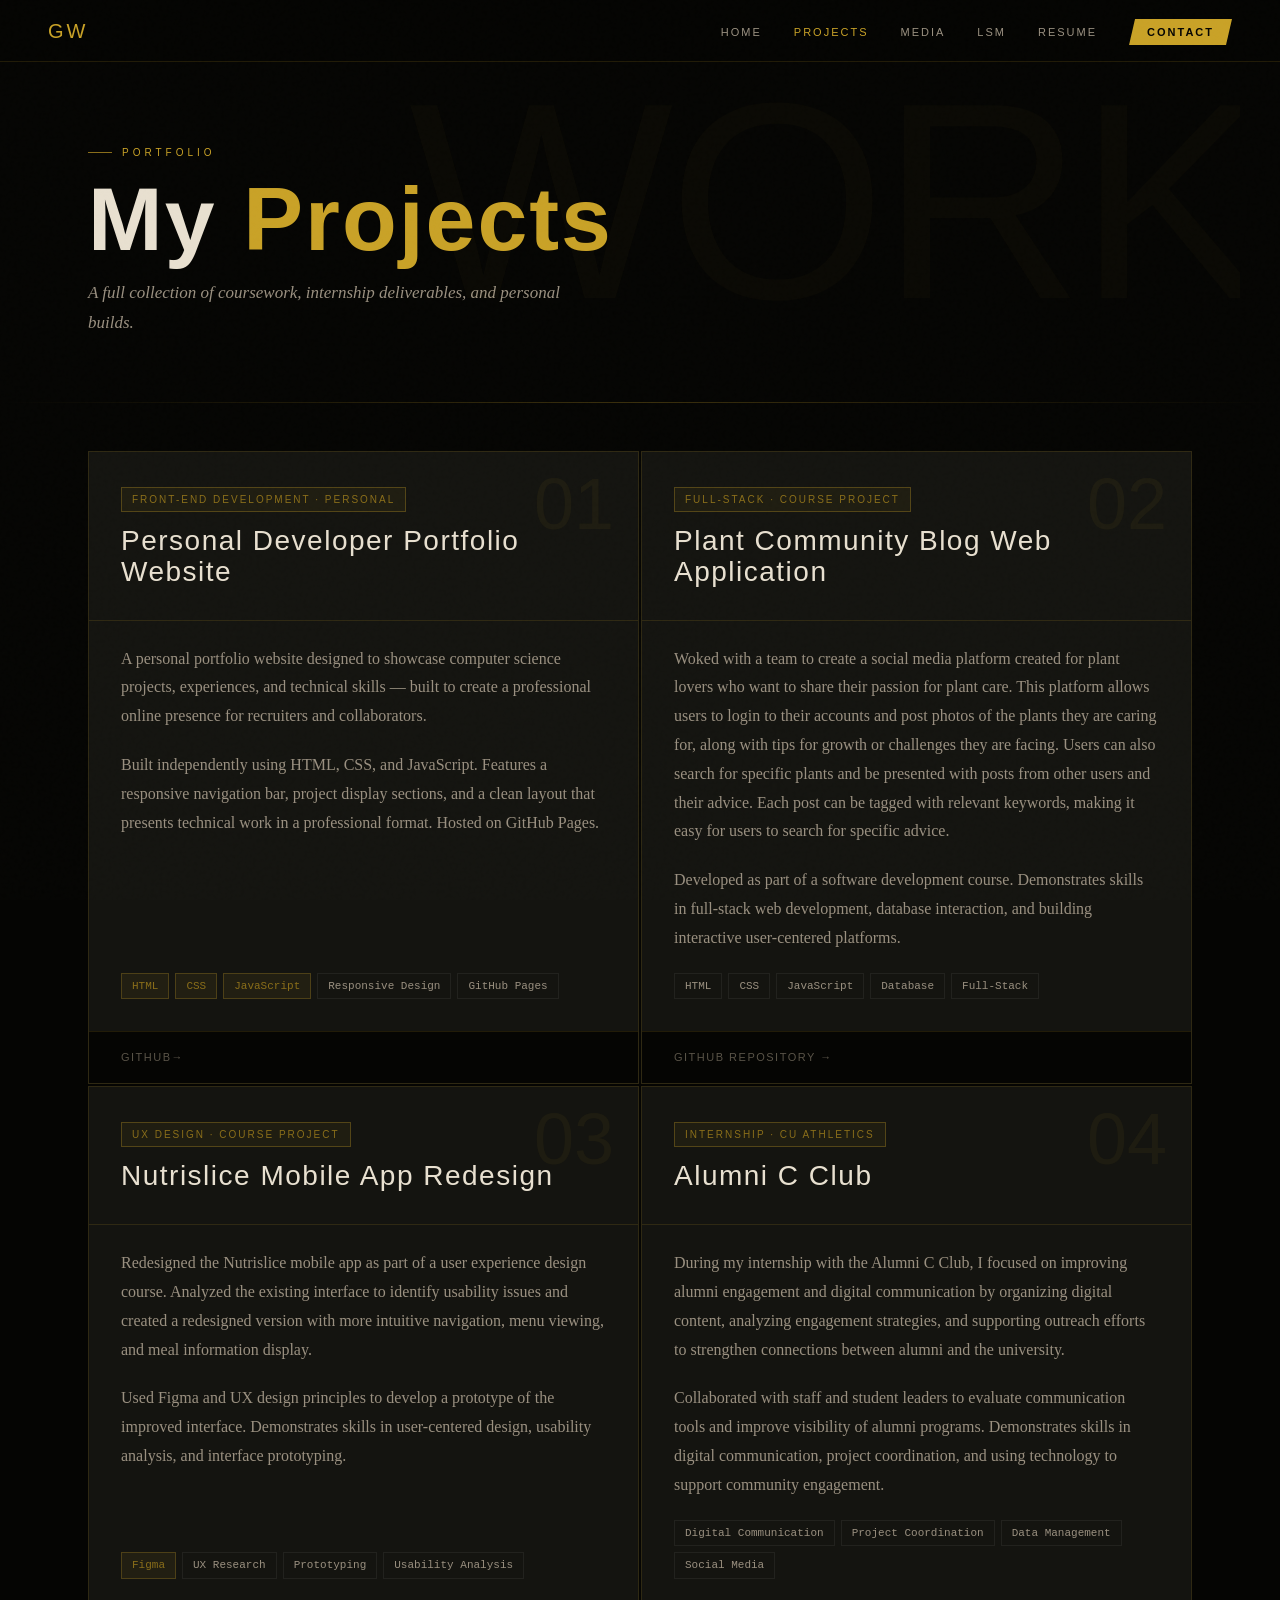
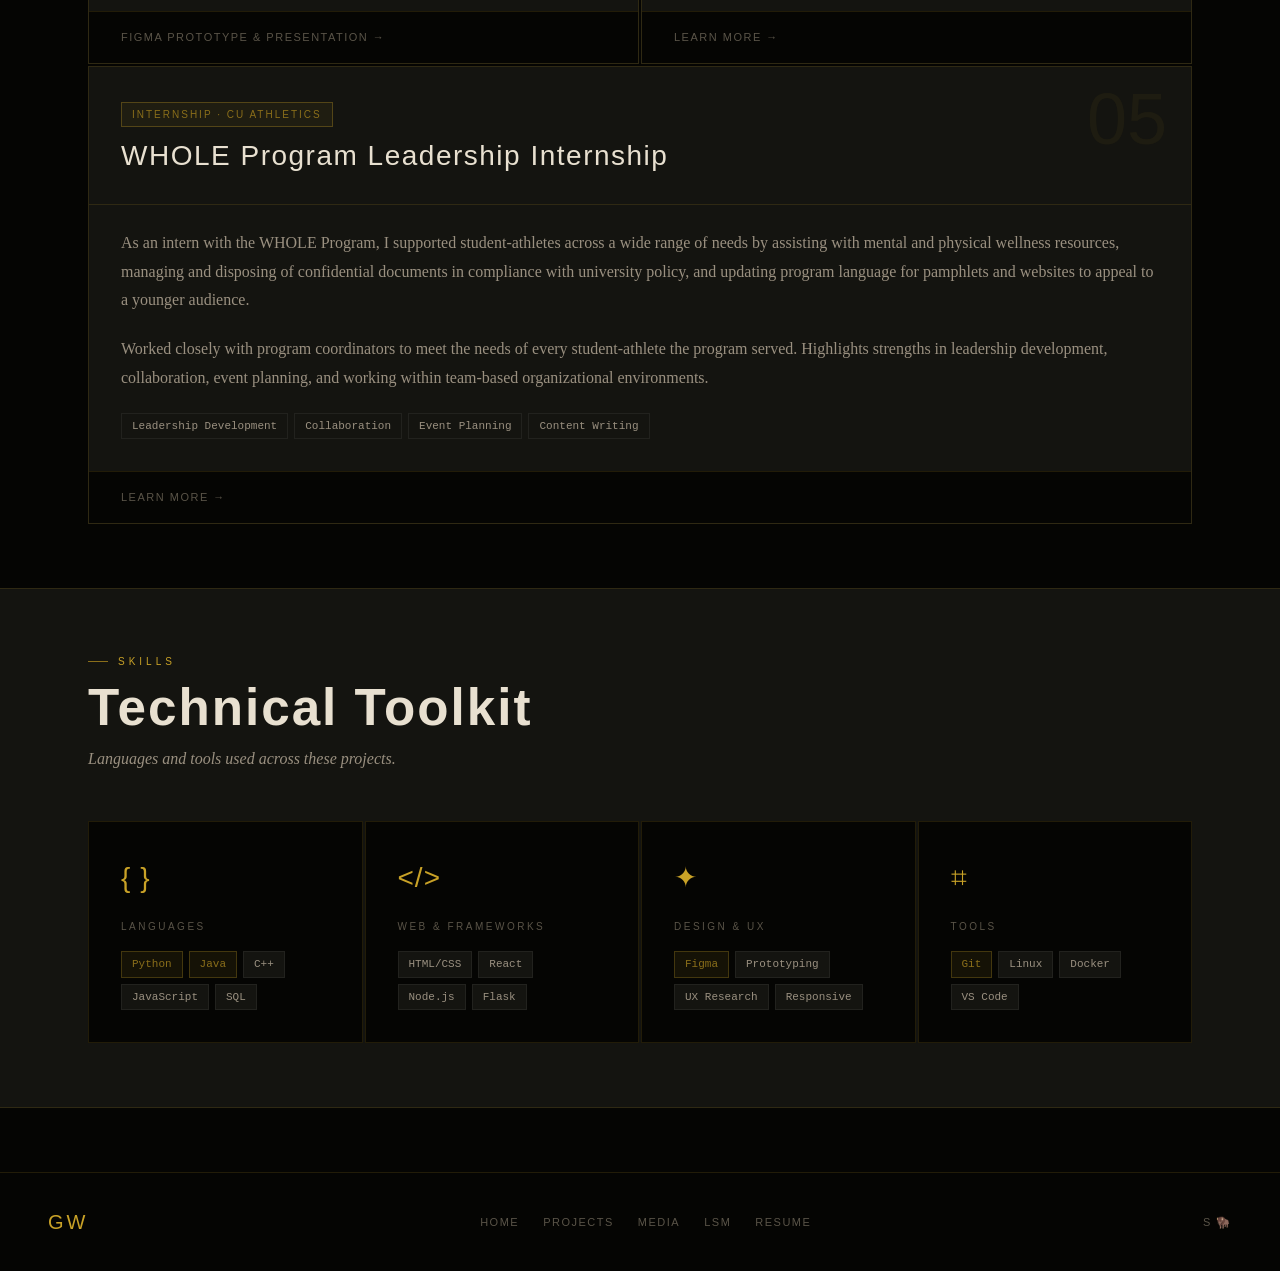
<file: projects.html>
<!DOCTYPE html>
<html lang="en">
<head>
  <meta charset="UTF-8" />
    <!-- Security meta tags -->
  <meta http-equiv="X-Content-Type-Options" content="nosniff" />
  <meta http-equiv="X-Frame-Options" content="SAMEORIGIN" />
  <meta name="referrer" content="strict-origin-when-cross-origin" />
  <meta http-equiv="Content-Security-Policy" content="default-src 'self'; script-src 'self' 'unsafe-inline' https://www.instagram.com; img-src 'self' https://img.youtube.com https://i.ytimg.com data: blob:; frame-src https://www.youtube.com; style-src 'self' 'unsafe-inline' https://fonts.googleapis.com; font-src https://fonts.gstatic.com; connect-src 'self';" />
  <meta name="viewport" content="width=device-width, initial-scale=1.0" />
  <title>Projects — Gavin Walker</title>
  <link rel="stylesheet" href="style.css" />
  <style>
    .projects-grid {
      display: grid;
      grid-template-columns: 1fr 1fr;
      gap: 2px;
      margin-bottom: 2px;
    }

    /* All cards — same height enforced by grid rows */
    .project-card {
      background: var(--mid);
      border: 1px solid var(--border);
      display: flex;
      flex-direction: column;
      transition: border-color 0.25s;
      position: relative;
      overflow: hidden;
    }
    .project-card:hover { border-color: var(--border2); }

    /* No more featured/wide layout — all cards are standard size */

    .project-card::after {
      content: '';
      position: absolute;
      bottom: 0; left: 0;
      width: 0; height: 2px;
      background: var(--gold);
      transition: width 0.3s;
    }
    .project-card:hover::after { width: 100%; }

    .project-top {
      padding: 2rem 2rem 1.5rem;
      border-bottom: 1px solid var(--border);
      position: relative;
    }

    .project-bg-num {
      position: absolute;
      top: 1rem; right: 1.5rem;
      font-family: 'Bebas Neue', sans-serif;
      font-size: 72px;
      color: rgba(201,162,39,0.06);
      line-height: 1;
      pointer-events: none;
    }

    .project-badge {
      display: inline-block;
      font-size: 10px;
      letter-spacing: 2px;
      text-transform: uppercase;
      padding: 3px 10px;
      border: 1px solid var(--border2);
      color: var(--gold-dim);
      background: rgba(201,162,39,0.06);
      margin-bottom: 0.9rem;
    }

    .project-title {
      font-family: 'Bebas Neue', sans-serif;
      font-size: 28px;
      letter-spacing: 1.5px;
      color: var(--text);
      line-height: 1.1;
      margin-bottom: 0.5rem;
    }

    .project-body {
      padding: 1.5rem 2rem 2rem;
      flex: 1;
      display: flex;
      flex-direction: column;
      gap: 1.25rem;
    }

    .project-card.featured .project-body {
      justify-content: center;
    }

    .project-desc {
      font-family: 'Crimson Pro', serif;
      font-size: 16px;
      color: var(--text2);
      line-height: 1.8;
    }

    .project-stack { display: flex; flex-wrap: wrap; gap: 6px; margin-top: auto; }

    .project-footer {
      padding: 1rem 2rem;
      border-top: 1px solid var(--border);
      display: flex;
      gap: 1.5rem;
      background: var(--darker);
    }

    .proj-link {
      font-size: 11px;
      letter-spacing: 1.5px;
      text-transform: uppercase;
      color: var(--text3);
      text-decoration: none;
      transition: color 0.2s;
    }
    .proj-link:hover { color: var(--gold); }

    .skills-highlight {
      background: var(--mid);
      border-top: 1px solid var(--border);
      border-bottom: 1px solid var(--border);
    }

    .skills-grid {
      display: grid;
      grid-template-columns: repeat(4, 1fr);
      gap: 2px;
    }

    .skill-block {
      background: var(--darker);
      border: 1px solid var(--border);
      padding: 2rem;
      transition: border-color 0.2s;
    }
    .skill-block:hover { border-color: var(--border2); }

    .skill-icon {
      font-family: 'Bebas Neue', sans-serif;
      font-size: 28px;
      color: var(--gold);
      letter-spacing: 1px;
      margin-bottom: 1rem;
    }

    .skill-cat {
      font-size: 10px;
      letter-spacing: 2.5px;
      text-transform: uppercase;
      color: var(--text3);
      margin-bottom: 1rem;
    }

    .skill-tags { display: flex; flex-wrap: wrap; gap: 6px; }

    @media (max-width: 900px) {
      .projects-grid { grid-template-columns: 1fr; }
      .project-card.featured { grid-column: span 1; grid-template-columns: 1fr; }
      .project-card.featured .project-top { border-right: none; border-bottom: 1px solid var(--border); }
      .skills-grid { grid-template-columns: 1fr 1fr; }
    }
  </style>
</head>
<body>

  <nav>
    <a class="nav-logo" href="index.html">GW</a>
    <ul class="nav-links">
      <li><a href="index.html">Home</a></li>
      <li><a href="projects.html" class="active">Projects</a></li>
      <li><a href="media.html">Media</a></li>
      <li><a href="lead4000.html" class="hide-mobile">LSM</a></li>
      <li><a href="resume.html">Resume</a></li>
      <li><a href="index.html#contact" class="nav-cta">Contact</a></li>
    </ul>
  </nav>

  <!-- PAGE HEADER -->
  <div class="page-header">
    <div class="page-header-bg">WORK</div>
    <div class="page-eyebrow">Portfolio</div>
    <h1 class="page-title">My <span>Projects</span></h1>
    <p class="page-sub">A full collection of coursework, internship deliverables, and personal builds.</p>
  </div>

  <div class="gold-rule"></div>

  <!-- PROJECTS -->
  <section class="section" style="padding-top: 3rem;">

    <div class="projects-grid">

      <!-- Portfolio Website -->
      <div class="project-card reveal" id="portfolio">
        <div class="project-top">
          <div class="project-bg-num">01</div>
          <div class="project-badge">Front-End Development · Personal</div>
          <div class="project-title">Personal Developer Portfolio Website</div>
        </div>
        <div class="project-body">
          <p class="project-desc">
            A personal portfolio website designed to showcase computer science projects, experiences, and technical skills — built to create a professional online presence for recruiters and collaborators.
          </p>
          <p class="project-desc">
            Built independently using HTML, CSS, and JavaScript. Features a responsive navigation bar, project display sections, and a clean layout that presents technical work in a professional format. Hosted on GitHub Pages.
          </p>
          <div class="project-stack">
            <span class="tag tag-gold">HTML</span>
            <span class="tag tag-gold">CSS</span>
            <span class="tag tag-gold">JavaScript</span>
            <span class="tag">Responsive Design</span>
            <span class="tag">GitHub Pages</span>
          </div>
        </div>
        <div class="project-footer">
          <a href="https://github.com/GavinCU" target="_blank" rel="noopener noreferrer" class="proj-link">GitHub→</a>
        </div>
      </div>

      <!-- Plant Community Blog -->
      <div class="project-card reveal" id="plantblog">
        <div class="project-top">
          <div class="project-bg-num">02</div>
          <div class="project-badge">Full-Stack · Course Project</div>
          <div class="project-title">Plant Community Blog Web Application</div>
        </div>
        <div class="project-body">
          <p class="project-desc">
           Woked with a team to create a social media platform created for plant lovers who want to share 
their passion for plant care. This platform allows users to login to their 
accounts and post photos of the plants they are caring for, along with tips 
for growth or challenges they are facing. Users can also search for specific
plants and be presented with posts from other users and their advice. Each 
post can be tagged with relevant keywords, making it easy for users to 
search for specific advice.
          </p>
          <p class="project-desc">
            Developed as part of a software development course. Demonstrates skills in full-stack web development, database interaction, and building interactive user-centered platforms.
          </p>
          <div class="project-stack">
            <span class="tag">HTML</span><span class="tag">CSS</span>
            <span class="tag">JavaScript</span><span class="tag">Database</span>
            <span class="tag">Full-Stack</span>
          </div>
        </div>
        <div class="project-footer">
         <a href="https://github.com/adge5559/Eden" target="_blank" rel="noopener noreferrer" class="proj-link">GitHub Repository →</a>
        </div>
      </div>

      <!-- Nutrislice -->
      <div class="project-card reveal reveal-d1" id="nutrislice">
        <div class="project-top">
          <div class="project-bg-num">03</div>
          <div class="project-badge">UX Design · Course Project</div>
          <div class="project-title">Nutrislice Mobile App Redesign</div>
        </div>
        <div class="project-body">
          <p class="project-desc">
            Redesigned the Nutrislice mobile app as part of a user experience design course. Analyzed the existing interface to identify usability issues and created a redesigned version with more intuitive navigation, menu viewing, and meal information display.
          </p>
          <p class="project-desc">
            Used Figma and UX design principles to develop a prototype of the improved interface. Demonstrates skills in user-centered design, usability analysis, and interface prototyping.
          </p>
          <div class="project-stack">
            <span class="tag tag-gold">Figma</span>
            <span class="tag">UX Research</span>
            <span class="tag">Prototyping</span>
            <span class="tag">Usability Analysis</span>
          </div>
        </div>
        <div class="project-footer">
          <a href="https://www.figma.com/deck/FTzbBxoXL0CgJHLJuTi31s/Project-3-slides---Gavin-Walker?node-id=1-53&t=N9iL4abEtU3hJCTF-1" target="_blank" rel="noopener noreferrer" class="proj-link">Figma Prototype & Presentation →</a>
        </div>
      </div>

      <!-- Alumni C Club -->
      <div class="project-card reveal reveal-d2" id="alumnicc">
        <div class="project-top">
          <div class="project-bg-num">04</div>
          <div class="project-badge">Internship · CU Athletics</div>
          <div class="project-title">Alumni C Club</div>
        </div>
        <div class="project-body">
          <p class="project-desc">
            During my internship with the Alumni C Club, I focused on improving alumni engagement and digital communication by organizing digital content, analyzing engagement strategies, and supporting outreach efforts to strengthen connections between alumni and the university.
          </p>
          <p class="project-desc">
            Collaborated with staff and student leaders to evaluate communication tools and improve visibility of alumni programs. Demonstrates skills in digital communication, project coordination, and using technology to support community engagement.
          </p>
          <div class="project-stack">
            <span class="tag">Digital Communication</span>
            <span class="tag">Project Coordination</span>
            <span class="tag">Data Management</span>
            <span class="tag">Social Media</span>
          </div>
        </div>
        <div class="project-footer">
          <a href="https://cubuffs.com/sports/alumni-c-club" target="_blank" rel="noopener noreferrer" class="proj-link">Learn More →</a>
        </div>
        </div>
      </div>

      <!-- WHOLE Program -->
      <div class="project-card reveal" id="whole">
        <div class="project-top">
          <div class="project-bg-num">05</div>
          <div class="project-badge">Internship · CU Athletics</div>
          <div class="project-title">WHOLE Program Leadership Internship</div>
        </div>
        <div class="project-body">
          <p class="project-desc">
            As an intern with the WHOLE Program, I supported student-athletes across a wide range of needs by assisting with mental and physical wellness resources, managing and disposing of confidential documents in compliance with university policy, and updating program language for pamphlets and websites to appeal to a younger audience.
          </p>
          <p class="project-desc">
            Worked closely with program coordinators to meet the needs of every student-athlete the program served. Highlights strengths in leadership development, collaboration, event planning, and working within team-based organizational environments.
          </p>
          <div class="project-stack">
            <span class="tag">Leadership Development</span>
            <span class="tag">Collaboration</span>
            <span class="tag">Event Planning</span>
            <span class="tag">Content Writing</span>
          </div>
        </div>
        <div class="project-footer">
          <a href="https://cubuffs.com/sports/2021/7/29/crawford-family-WHOLE-athlete" target="_blank" rel="noopener noreferrer" class="proj-link">Learn More →</a>
        </div>
      </div>

    </div>
  </section>

  <!-- SKILLS SNAPSHOT -->
  <div class="skills-highlight">
    <div class="section">
      <div class="section-eyebrow reveal">Skills</div>
      <h2 class="reveal">Technical Toolkit</h2>
      <p class="section-intro reveal">Languages and tools used across these projects.</p>
      <div class="skills-grid">
        <div class="skill-block reveal">
          <div class="skill-icon">{ }</div>
          <div class="skill-cat">Languages</div>
          <div class="skill-tags">
            <span class="tag tag-gold">Python</span><span class="tag tag-gold">Java</span>
            <span class="tag">C++</span><span class="tag">JavaScript</span><span class="tag">SQL</span>
          </div>
        </div>
        <div class="skill-block reveal reveal-d1">
          <div class="skill-icon">&lt;/&gt;</div>
          <div class="skill-cat">Web & Frameworks</div>
          <div class="skill-tags">
            <span class="tag">HTML/CSS</span><span class="tag">React</span>
            <span class="tag">Node.js</span><span class="tag">Flask</span>
          </div>
        </div>
        <div class="skill-block reveal reveal-d2">
          <div class="skill-icon">✦</div>
          <div class="skill-cat">Design & UX</div>
          <div class="skill-tags">
            <span class="tag tag-gold">Figma</span><span class="tag">Prototyping</span>
            <span class="tag">UX Research</span><span class="tag">Responsive</span>
          </div>
        </div>
        <div class="skill-block reveal reveal-d3">
          <div class="skill-icon">⌗</div>
          <div class="skill-cat">Tools</div>
          <div class="skill-tags">
            <span class="tag tag-gold">Git</span><span class="tag">Linux</span>
            <span class="tag">Docker</span><span class="tag">VS Code</span>
          </div>
        </div>
      </div>
    </div>
  </div>

  <footer>
    <span class="footer-logo">GW</span>
    <div class="footer-links">
      <a href="index.html">Home</a>
      <a href="projects.html">Projects</a>
      <a href="media.html">Media</a>
      <a href="lead4000.html">LSM</a>
      <a href="resume.html">Resume</a>
    </div>
    <span class="footer-text"SKO Buff>s 🦬</span>
  </footer>

  <script>
    const observer = new IntersectionObserver((entries) => {
      entries.forEach(e => { if (e.isIntersecting) e.target.classList.add('visible'); });
    }, { threshold: 0.08 });
    document.querySelectorAll('.reveal').forEach(el => observer.observe(el));
  </script>
</body>
</html>
</file>
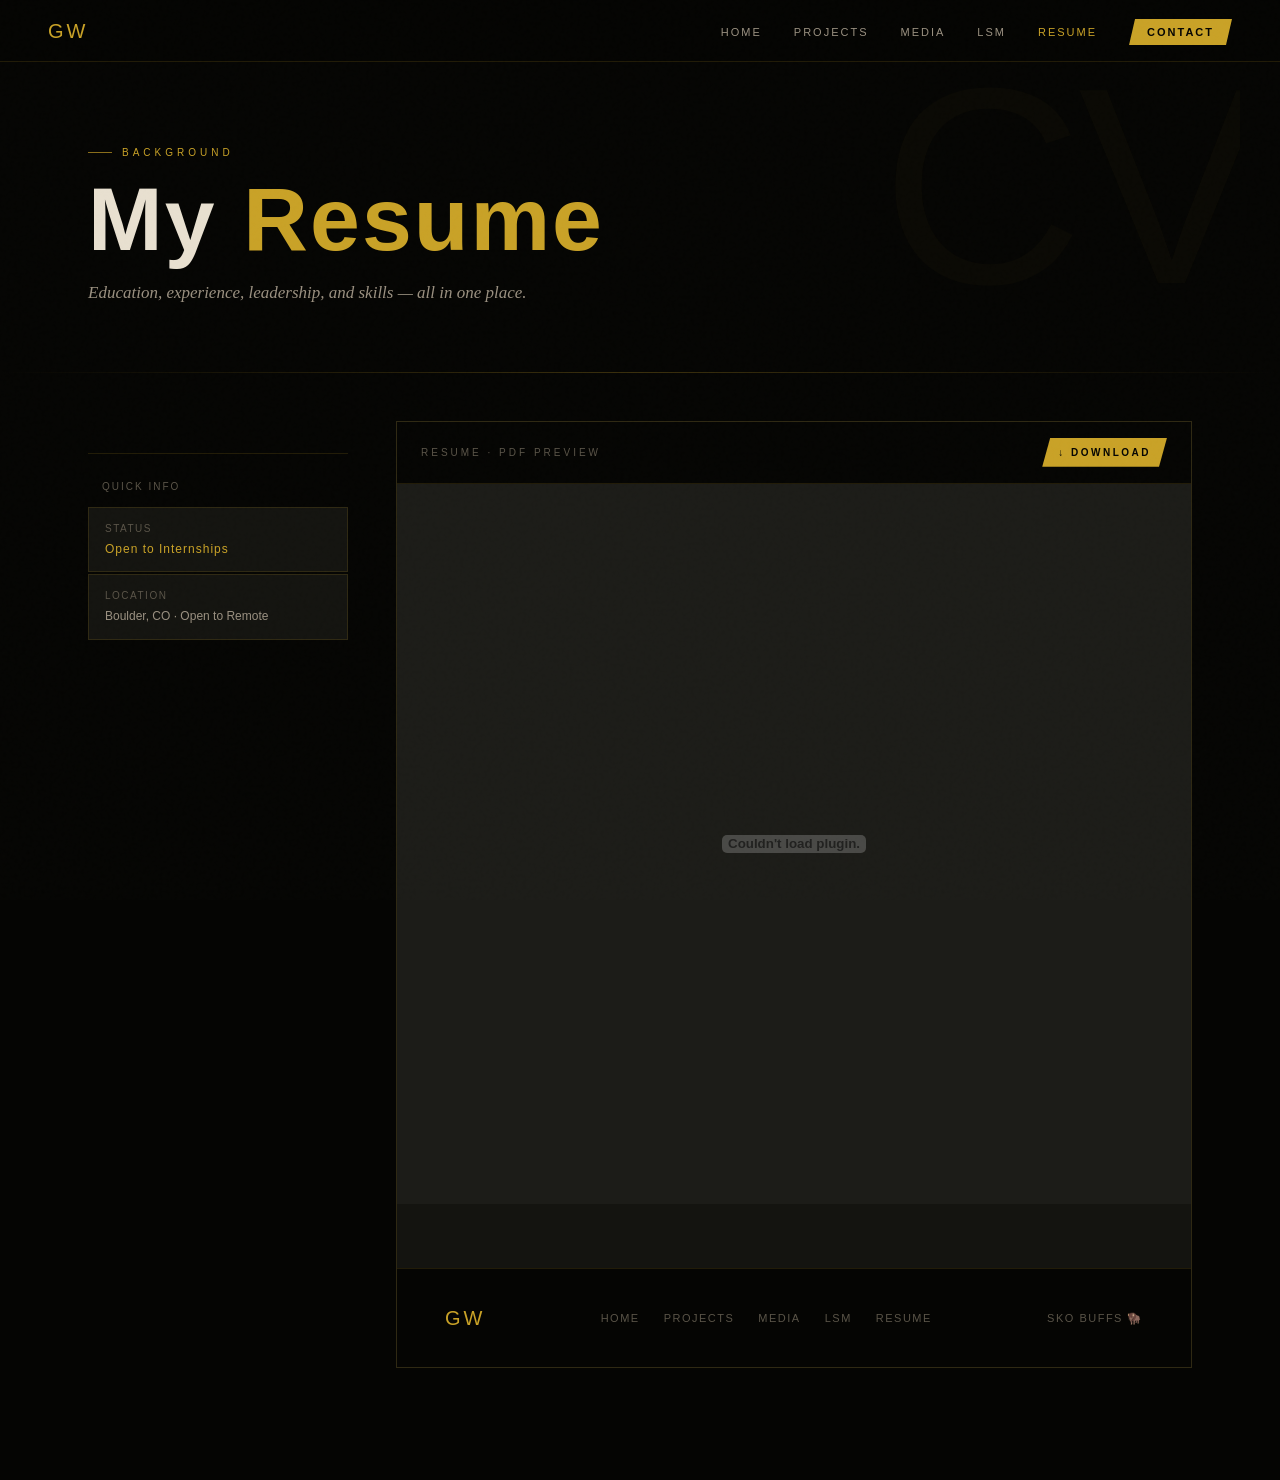
<file: resume.html>
<!DOCTYPE html>
<html lang="en">
<head>
  <meta charset="UTF-8" />
    <!-- Security meta tags -->
  <meta http-equiv="X-Content-Type-Options" content="nosniff" />
  <meta http-equiv="X-Frame-Options" content="SAMEORIGIN" />
  <meta name="referrer" content="strict-origin-when-cross-origin" />
  <meta http-equiv="Content-Security-Policy" content="default-src 'self'; script-src 'self' 'unsafe-inline' https://www.instagram.com; img-src 'self' https://img.youtube.com https://i.ytimg.com data: blob:; frame-src https://www.youtube.com; style-src 'self' 'unsafe-inline' https://fonts.googleapis.com; font-src https://fonts.gstatic.com; connect-src 'self';" />
  <meta name="viewport" content="width=device-width, initial-scale=1.0" />
  <title>Resume — Gavin Walker</title>
  <link rel="stylesheet" href="style.css" />
  <style>
    .resume-layout {
      display: grid;
      grid-template-columns: 260px 1fr;
      gap: 3rem;
      align-items: start;
    }

    /* SIDEBAR */
    .resume-sidebar { position: sticky; top: 80px; }

    .resume-actions { display: flex; flex-direction: column; gap: 0.75rem; margin-bottom: 2rem; }

    .resume-nav-list { display: flex; flex-direction: column; gap: 2px; }

    .r-nav-item {
      font-size: 11px;
      letter-spacing: 2px;
      text-transform: uppercase;
      color: var(--text3);
      padding: 10px 14px;
      border: 1px solid transparent;
      cursor: pointer;
      background: none;
      text-align: left;
      transition: all 0.15s;
      text-decoration: none;
      display: block;
    }
    .r-nav-item:hover { color: var(--text2); border-color: var(--border); }
    .r-nav-item.active { background: var(--mid); border-color: var(--border2); color: var(--gold); }

    /* PDF VIEWER */
    .pdf-viewer-wrap {
      background: var(--mid);
      border: 1px solid var(--border);
      min-height: 780px;
      display: flex;
      flex-direction: column;
    }

    .pdf-toolbar {
      display: flex;
      align-items: center;
      justify-content: space-between;
      padding: 1rem 1.5rem;
      border-bottom: 1px solid var(--border);
      background: var(--darker);
    }

    .pdf-toolbar-label {
      font-size: 10px;
      letter-spacing: 3px;
      text-transform: uppercase;
      color: var(--text3);
    }

    .pdf-viewer {
      flex: 1;
      width: 100%;
      min-height: 720px;
      border: none;
      background: var(--surface);
    }

    .pdf-placeholder {
      flex: 1;
      display: flex;
      flex-direction: column;
      align-items: center;
      justify-content: center;
      gap: 1.5rem;
      padding: 4rem;
      min-height: 600px;
    }

    .pdf-placeholder-icon {
      font-family: 'Bebas Neue', sans-serif;
      font-size: 80px;
      color: var(--gold-dim);
      letter-spacing: 2px;
      line-height: 1;
    }

    .pdf-placeholder-title {
      font-family: 'Bebas Neue', sans-serif;
      font-size: 28px;
      letter-spacing: 1.5px;
      color: var(--text);
      text-align: center;
    }

    .pdf-placeholder-text {
      font-family: 'Crimson Pro', serif;
      font-size: 15px;
      font-style: italic;
      color: var(--text2);
      text-align: center;
      max-width: 380px;
      line-height: 1.7;
    }

    .pdf-code {
      font-family: 'DM Mono', monospace;
      font-size: 12px;
      color: var(--gold-dim);
      background: var(--darker);
      border: 1px solid var(--border);
      padding: 0.6rem 1rem;
      letter-spacing: 0.05em;
    }

    /* TIMELINE */
    .timeline { display: flex; flex-direction: column; }

    .tl-item {
      display: grid;
      grid-template-columns: 110px 1fr;
      gap: 2rem;
      padding: 2rem 0;
      border-bottom: 1px solid var(--border);
    }
    .tl-item:last-child { border-bottom: none; }

    .tl-date {
      font-family: 'DM Mono', monospace;
      font-size: 10px;
      color: var(--text3);
      letter-spacing: 0.05em;
      line-height: 1.7;
      padding-top: 3px;
    }

    .tl-title {
      font-family: 'Bebas Neue', sans-serif;
      font-size: 20px;
      letter-spacing: 1px;
      color: var(--text);
      margin-bottom: 3px;
    }

    .tl-org {
      font-size: 11px;
      letter-spacing: 1.5px;
      text-transform: uppercase;
      color: var(--gold-dim);
      margin-bottom: 0.6rem;
    }

    .tl-desc {
      font-family: 'Crimson Pro', serif;
      font-size: 15px;
      color: var(--text2);
      line-height: 1.75;
    }

    .tl-bullets {
      list-style: none;
      padding: 0;
      margin-top: 0.5rem;
    }
    .tl-bullets li {
      font-family: 'Crimson Pro', serif;
      font-size: 14px;
      color: var(--text2);
      line-height: 1.75;
      padding-left: 1.25rem;
      position: relative;
      margin-bottom: 0.3rem;
    }
    .tl-bullets li::before {
      content: '—';
      position: absolute;
      left: 0;
      color: var(--gold-dim);
    }

    .r-section { margin-bottom: 3.5rem; }

    .r-section-label {
      font-family: 'Bebas Neue', sans-serif;
      font-size: 24px;
      letter-spacing: 2px;
      color: var(--text);
      border-bottom: 1px solid var(--border);
      padding-bottom: 0.75rem;
      margin-bottom: 0.5rem;
      display: flex;
      align-items: center;
      gap: 1rem;
    }

    .r-section-label span {
      font-family: 'DM Mono', monospace;
      font-size: 11px;
      color: var(--gold-dim);
      letter-spacing: 2px;
      font-weight: 400;
    }

    @media (max-width: 900px) {
      .resume-layout { grid-template-columns: 1fr; }
      .resume-sidebar { position: static; }
      .resume-nav-list { flex-direction: row; flex-wrap: wrap; }
    }
  </style>
</head>
<body>

  <nav>
    <a class="nav-logo" href="index.html">GW</a>
    <ul class="nav-links">
      <li><a href="index.html">Home</a></li>
      <li><a href="projects.html" class="hide-mobile">Projects</a></li>
      <li><a href="media.html">Media</a></li>
      <li><a href="lead4000.html" class="hide-mobile">LSM</a></li>
      <li><a href="resume.html" class="active">Resume</a></li>
      <li><a href="index.html#contact" class="nav-cta">Contact</a></li>
    </ul>
  </nav>

  <div class="page-header">
    <div class="page-header-bg">CV</div>
    <div class="page-eyebrow">Background</div>
    <h1 class="page-title">My <span>Resume</span></h1>
    <p class="page-sub">Education, experience, leadership, and skills — all in one place.</p>
  </div>

  <div class="gold-rule"></div>

  <section class="section" style="padding-top: 3rem;">
    <div class="resume-layout">

      <!-- SIDEBAR -->
      <div class="resume-sidebar">
        
        
        <div style="margin-top:2rem; padding-top:1.5rem; border-top:1px solid var(--border);">
          <div style="font-size:10px; letter-spacing:2px; text-transform:uppercase; color:var(--text3); margin-bottom:0.75rem; padding-left:14px;">Quick Info</div>
          <div style="display:flex; flex-direction:column; gap:2px;">
            <div style="padding:0.75rem 1rem; background:var(--mid); border:1px solid var(--border); font-size:12px; color:var(--text2);">
              <span style="color:var(--text3); font-size:10px; letter-spacing:1.5px; text-transform:uppercase; display:block; margin-bottom:2px;">Status</span>
              <span style="color:var(--gold); font-family:'Bebas Neue',sans-serif; letter-spacing:1px;">Open to Internships</span>
            </div>
            
            <div style="padding:0.75rem 1rem; background:var(--mid); border:1px solid var(--border); font-size:12px; color:var(--text2);">
              <span style="color:var(--text3); font-size:10px; letter-spacing:1.5px; text-transform:uppercase; display:block; margin-bottom:2px;">Location</span>
              Boulder, CO · Open to Remote
            </div>
          </div>
        </div>
      </div>

      <!-- RESUME CONTENT -->
      <div>

        <!-- PDF VIEWER -->
        <div class="pdf-viewer-wrap reveal" style="margin-bottom: 3rem;">
          <div class="pdf-toolbar">
            <span class="pdf-toolbar-label">Resume · PDF Preview</span>
            <a href="gwresume.pdf" download class="btn-gold" style="padding: 6px 16px; font-size: 10px;">↓ Download</a>
          </div>
          <!-- OPTION A: Uncomment this when you have your PDF file -->
          <embed src="gwresume.pdf" type="application/pdf" class="pdf-viewer">
          <!-- OPTION B: Placeholder shown until you add the PDF -->
        
        

  <footer>
    <span class="footer-logo">GW</span>
    <div class="footer-links">
      <a href="index.html">Home</a>
      <a href="projects.html">Projects</a>
      <a href="media.html">Media</a>
      <a href="lead4000.html">LSM</a>
      <a href="resume.html">Resume</a>
    </div>
    <span class="footer-text">Sko Buffs 🦬</span>
  </footer>

  <script>
    const observer = new IntersectionObserver((entries) => {
      entries.forEach(e => { if (e.isIntersecting) e.target.classList.add('visible'); });
    }, { threshold: 0.08 });
    document.querySelectorAll('.reveal').forEach(el => observer.observe(el));

    function setActive(el) {
      document.querySelectorAll('.r-nav-item').forEach(a => a.classList.remove('active'));
      el.classList.add('active');
    }

    // Auto-highlight nav item on scroll
    const sections = document.querySelectorAll('.r-section');
    const navItems = document.querySelectorAll('.r-nav-item');
    window.addEventListener('scroll', () => {
      let current = '';
      sections.forEach(s => {
        if (window.scrollY >= s.offsetTop - 120) current = s.id;
      });
      navItems.forEach(a => {
        a.classList.remove('active');
        if (a.getAttribute('href') === '#' + current) a.classList.add('active');
      });
    });
  </script>
</body>
</html>
</file>
<file: style.css>
/* ── SHARED STYLES ── */
@import url('https://fonts.googleapis.com/css2?family=Bebas+Neue&family=Crimson+Pro:ital,wght@0,400;0,600;1,400;1,600&family=DM+Mono:wght@400;500&family=Inter:wght@300;400;500;600&display=swap');

:root {
  --gold:       #C9A227;
  --gold-light: #F0C040;
  --gold-dim:   #8A6E1A;
  --dark:       #0A0A08;
  --darker:     #050503;
  --mid:        #141410;
  --surface:    #1C1C18;
  --border:     rgba(201,162,39,0.15);
  --border2:    rgba(201,162,39,0.3);
  --text:       #E8E0D0;
  --text2:      #9A9080;
  --text3:      #5A5448;
}

*, *::before, *::after { box-sizing: border-box; margin: 0; padding: 0; }
html { scroll-behavior: smooth; }

body {
  background: var(--darker);
  color: var(--text);
  font-family: 'Inter', sans-serif;
  font-size: 16px;
  line-height: 1.7;
  overflow-x: hidden;
}
body {
cursor: url('images/horns-svgrepo-com.svg'), auto;}

body::before {
  content: '';
  position: fixed;
  inset: 0;
  background-image: url("data:image/svg+xml,%3Csvg viewBox='0 0 256 256' xmlns='http://www.w3.org/2000/svg'%3E%3Cfilter id='n'%3E%3CfeTurbulence type='fractalNoise' baseFrequency='0.9' numOctaves='4' stitchTiles='stitch'/%3E%3C/filter%3E%3Crect width='100%25' height='100%25' filter='url(%23n)' opacity='0.04'/%3E%3C/svg%3E");
  pointer-events: none;
  z-index: 9999;
  opacity: 0.4;
}

::-webkit-scrollbar { width: 3px; }
::-webkit-scrollbar-track { background: var(--dark); }
::-webkit-scrollbar-thumb { background: var(--gold-dim); }

/* NAV */
nav {
  position: fixed;
  top: 0; left: 0; right: 0;
  z-index: 200;
  display: flex;
  align-items: center;
  justify-content: space-between;
  padding: 0 3rem;
  height: 62px;
  background: rgba(5,5,3,0.92);
  backdrop-filter: blur(16px);
  border-bottom: 1px solid var(--border);
}

.nav-logo {
  font-family: 'Bebas Neue', sans-serif;
  font-size: 20px;
  letter-spacing: 3px;
  color: var(--gold);
  text-decoration: none;
}

.nav-links { display: flex; gap: 2rem; list-style: none; align-items: center; }

.nav-links a {
  font-size: 11px;
  letter-spacing: 2px;
  text-transform: uppercase;
  color: var(--text2);
  text-decoration: none;
  transition: color 0.2s;
}
.nav-links a:hover, .nav-links a.active { color: var(--gold); }

.nav-cta {
  font-size: 11px !important;
  font-weight: 600;
  letter-spacing: 2px;
  padding: 7px 18px !important;
  background: var(--gold);
  color: var(--darker) !important;
  clip-path: polygon(6px 0%, 100% 0%, calc(100% - 6px) 100%, 0% 100%);
  transition: background 0.2s !important;
}
.nav-cta:hover { background: var(--gold-light) !important; color: var(--darker) !important; }

/* PAGE HEADER */
.page-header {
  padding: 9rem 3rem 4rem;
  max-width: 1200px;
  margin: 0 auto;
  position: relative;
  overflow: hidden;
}

.page-header-bg {
  position: absolute;
  font-family: 'Bebas Neue', sans-serif;
  font-size: 280px;
  color: rgba(201,162,39,0.025);
  top: 50%;
  right: -20px;
  transform: translateY(-50%);
  line-height: 1;
  pointer-events: none;
  letter-spacing: -5px;
}

.page-eyebrow {
  font-size: 10px;
  letter-spacing: 4px;
  text-transform: uppercase;
  color: var(--gold);
  margin-bottom: 1rem;
  display: flex;
  align-items: center;
  gap: 10px;
}
.page-eyebrow::before { content: ''; width: 24px; height: 1px; background: var(--gold-dim); }

.page-title {
  font-family: 'Bebas Neue', sans-serif;
  font-size: clamp(52px, 7vw, 96px);
  letter-spacing: 2px;
  line-height: 0.95;
  margin-bottom: 1rem;
  color: var(--text);
}

.page-title span { color: var(--gold); }

.page-sub {
  font-family: 'Crimson Pro', serif;
  font-size: 17px;
  font-style: italic;
  color: var(--text2);
  max-width: 500px;
  line-height: 1.75;
}

/* GOLD RULE */
.gold-rule {
  width: 100%;
  height: 1px;
  background: linear-gradient(to right, transparent, var(--gold-dim), transparent);
  opacity: 0.4;
}

/* SECTION */
.section { padding: 4rem 3rem; max-width: 1200px; margin: 0 auto; }

.section-eyebrow {
  font-size: 10px;
  letter-spacing: 4px;
  text-transform: uppercase;
  color: var(--gold);
  margin-bottom: 0.75rem;
  display: flex;
  align-items: center;
  gap: 10px;
}
.section-eyebrow::before { content: ''; width: 20px; height: 1px; background: var(--gold-dim); }

h2 {
  font-family: 'Bebas Neue', sans-serif;
  font-size: clamp(36px, 4vw, 56px);
  letter-spacing: 2px;
  line-height: 1;
  margin-bottom: 0.75rem;
}

.section-intro {
  font-family: 'Crimson Pro', serif;
  font-size: 16px;
  font-style: italic;
  color: var(--text2);
  max-width: 500px;
  margin-bottom: 3rem;
  line-height: 1.75;
}

/* BUTTONS */
.btn-gold {
  font-family: 'Inter', sans-serif;
  font-size: 11px;
  font-weight: 600;
  letter-spacing: 2.5px;
  text-transform: uppercase;
  padding: 13px 30px;
  background: var(--gold);
  color: var(--darker);
  text-decoration: none;
  border: none;
  cursor: pointer;
  transition: all 0.2s;
  clip-path: polygon(8px 0%, 100% 0%, calc(100% - 8px) 100%, 0% 100%);
  display: inline-block;
}
.btn-gold:hover { background: var(--gold-light); transform: translateY(-2px); }

.btn-outline {
  font-family: 'Inter', sans-serif;
  font-size: 11px;
  font-weight: 500;
  letter-spacing: 2px;
  text-transform: uppercase;
  padding: 12px 28px;
  background: transparent;
  color: var(--text2);
  border: 1px solid var(--border2);
  text-decoration: none;
  cursor: pointer;
  transition: all 0.2s;
  display: inline-block;
}
.btn-outline:hover { border-color: var(--gold); color: var(--gold); }

/* TAGS */
.tag {
  font-family: 'DM Mono', monospace;
  font-size: 11px;
  padding: 3px 10px;
  background: var(--mid);
  border: 1px solid rgba(255,255,255,0.06);
  color: var(--text2);
}
.tag-gold {
  background: rgba(201,162,39,0.08);
  border-color: rgba(201,162,39,0.25);
  color: var(--gold-dim);
}

/* FOOTER */
footer {
  background: var(--darker);
  border-top: 1px solid var(--border);
  padding: 2rem 3rem;
  display: flex;
  align-items: center;
  justify-content: space-between;
  margin-top: 4rem;
}

.footer-logo {
  font-family: 'Bebas Neue', sans-serif;
  font-size: 20px;
  letter-spacing: 3px;
  color: var(--gold);
}

.footer-links { display: flex; gap: 1.5rem; }
.footer-links a {
  font-size: 11px;
  letter-spacing: 1.5px;
  text-transform: uppercase;
  color: var(--text3);
  text-decoration: none;
  transition: color 0.2s;
}
.footer-links a:hover { color: var(--gold); }

.footer-text {
  font-size: 11px;
  letter-spacing: 1.5px;
  text-transform: uppercase;
  color: var(--text3);
}

/* REVEAL ANIMATION */
.reveal {
  opacity: 0;
  transform: translateY(28px);
  transition: opacity 0.7s ease, transform 0.7s ease;
}
.reveal.visible { opacity: 1; transform: translateY(0); }
.reveal-d1 { transition-delay: 0.1s; }
.reveal-d2 { transition-delay: 0.2s; }
.reveal-d3 { transition-delay: 0.3s; }

/* RESPONSIVE */
@media (max-width: 900px) {
  nav { padding: 0 1.5rem; }
  .nav-links { gap: 1rem; }
  .nav-links .hide-mobile { display: none; }
  .section { padding: 3rem 1.5rem; }
  .page-header { padding: 8rem 1.5rem 3rem; }
  footer { flex-direction: column; gap: 1rem; padding: 2rem 1.5rem; text-align: center; }
}
</file>
